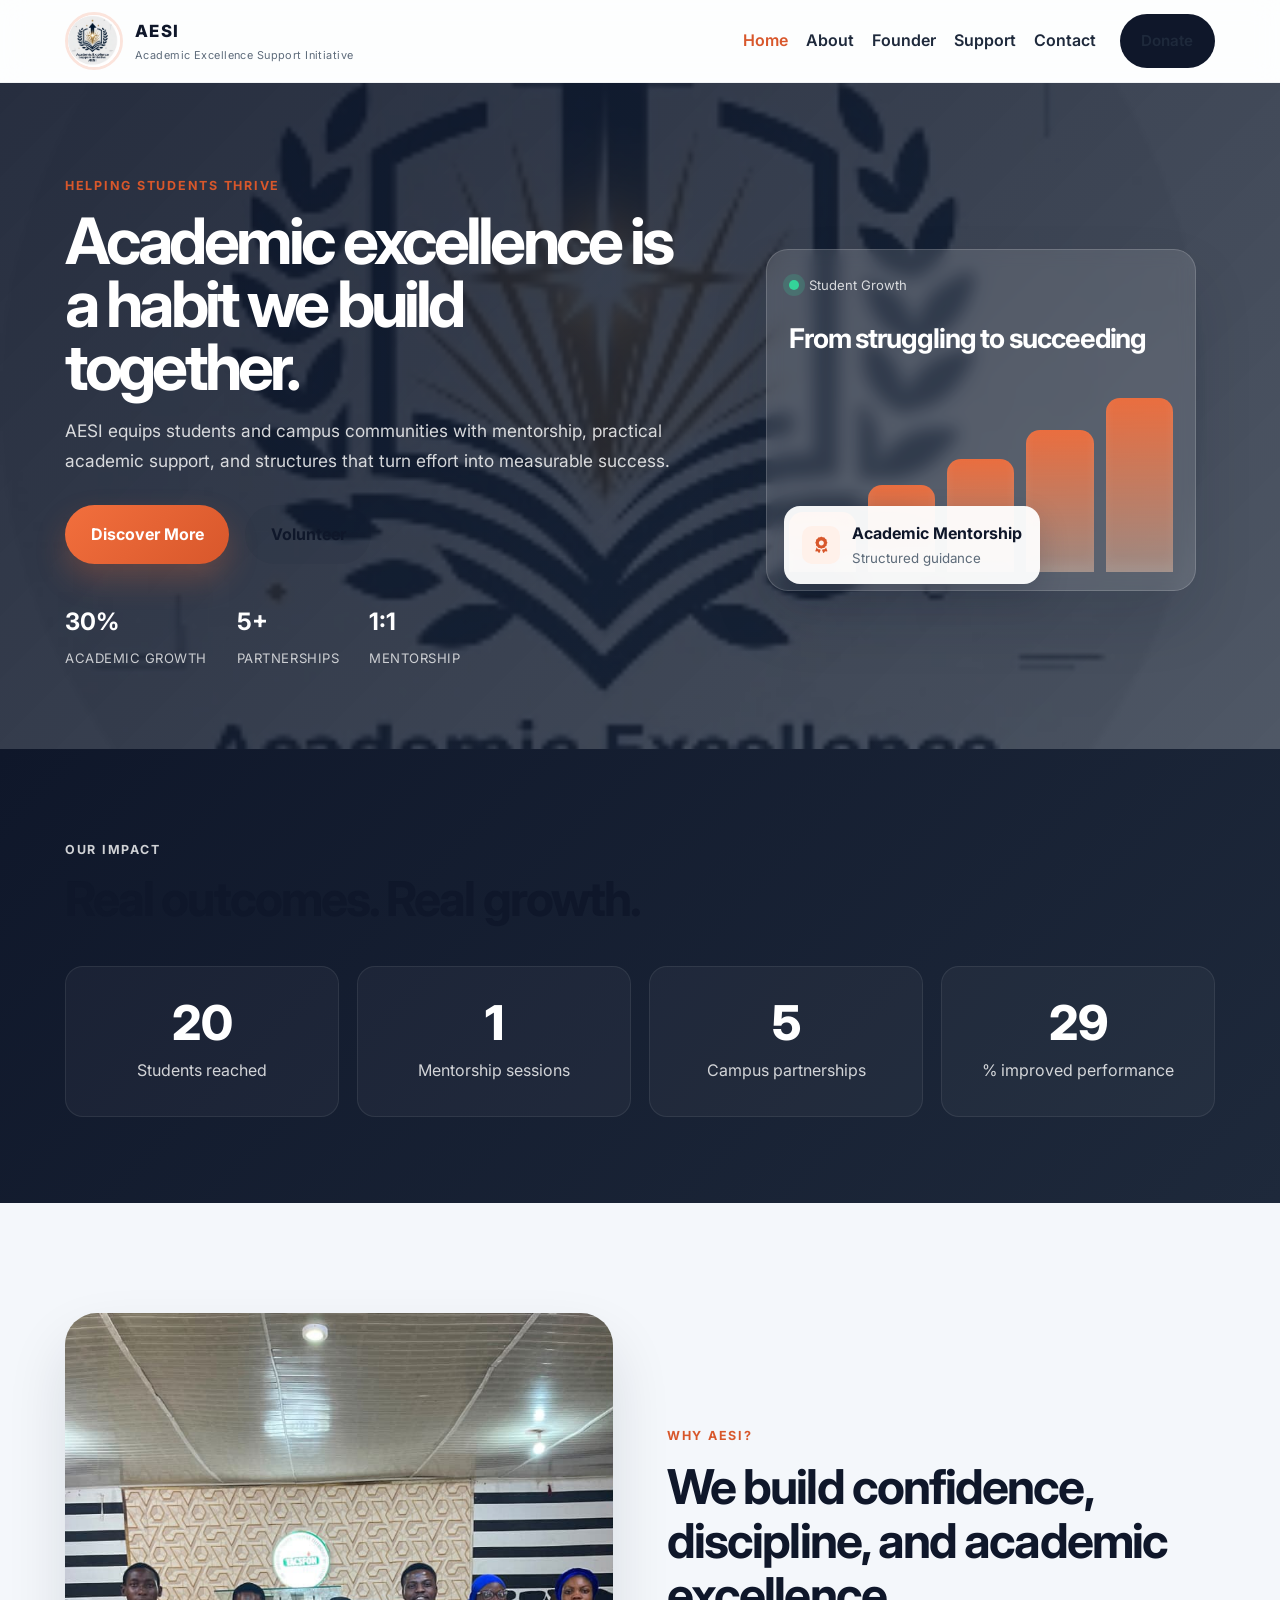
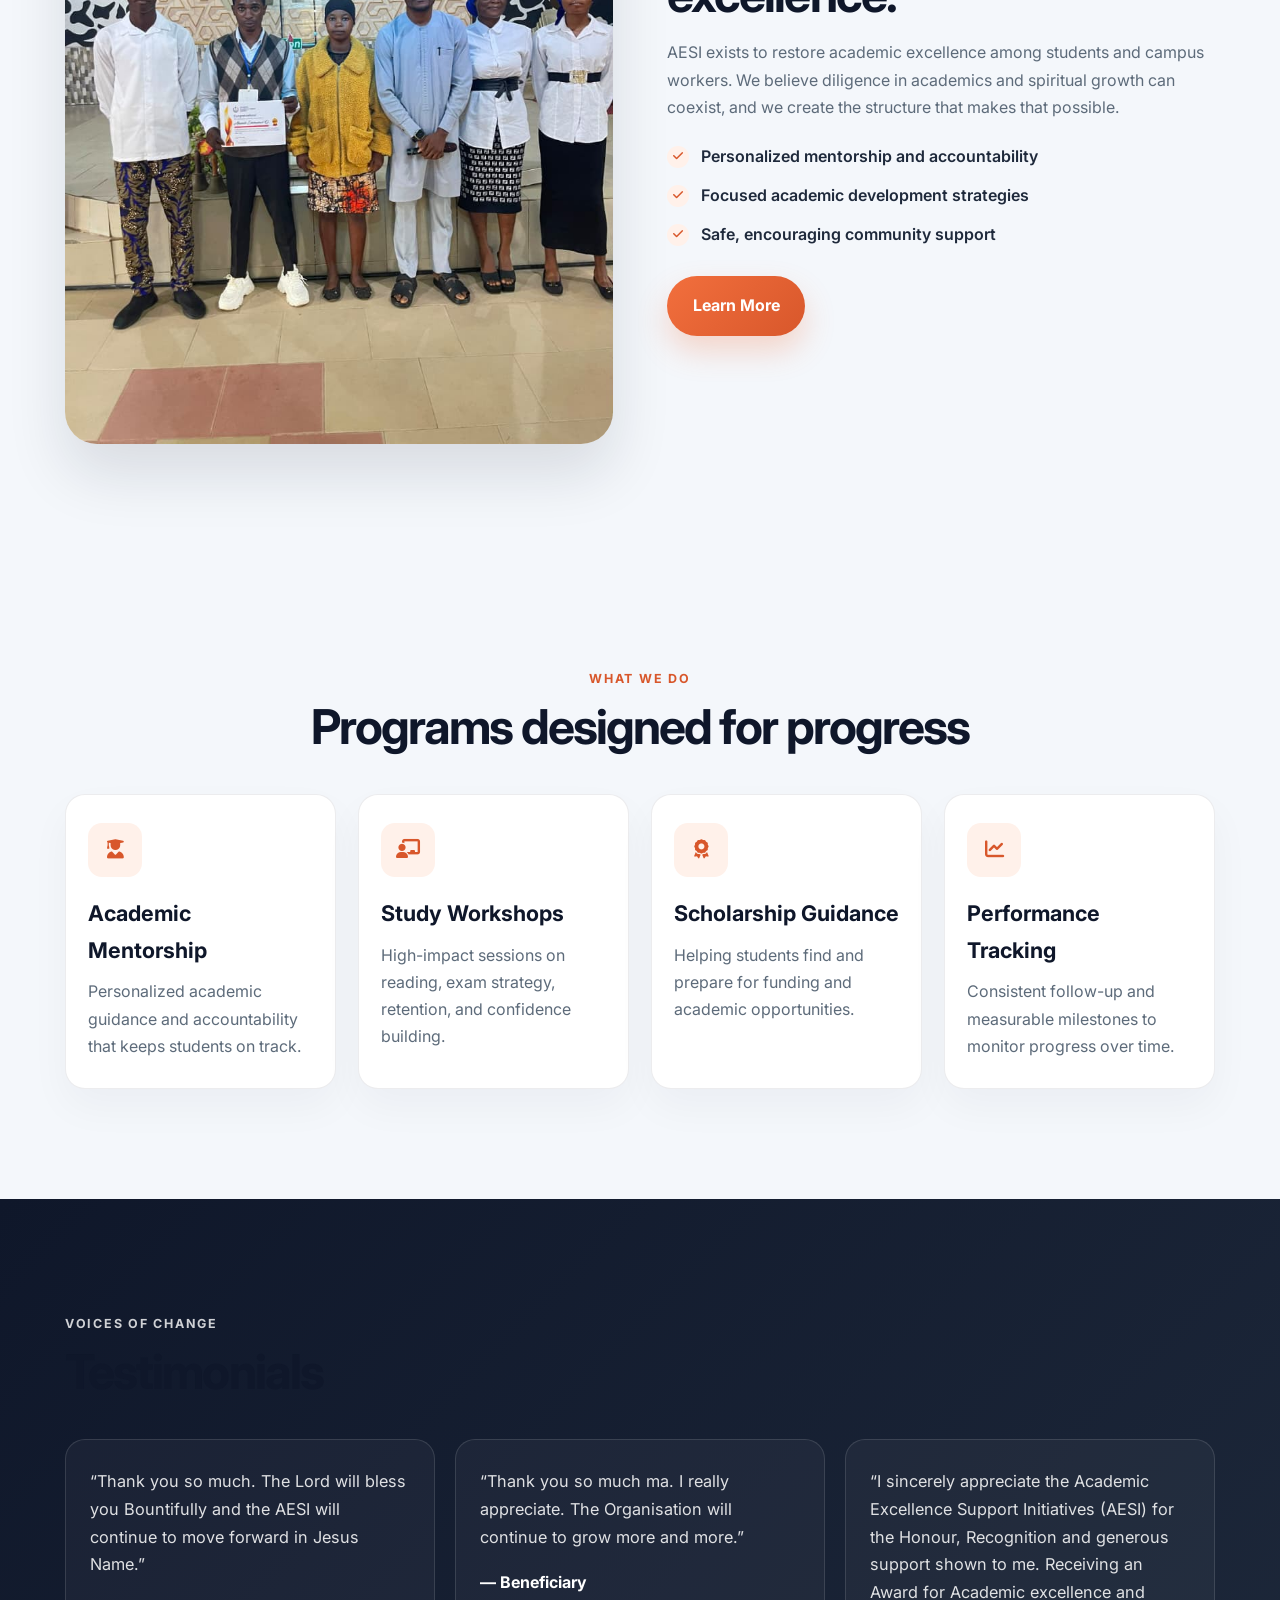
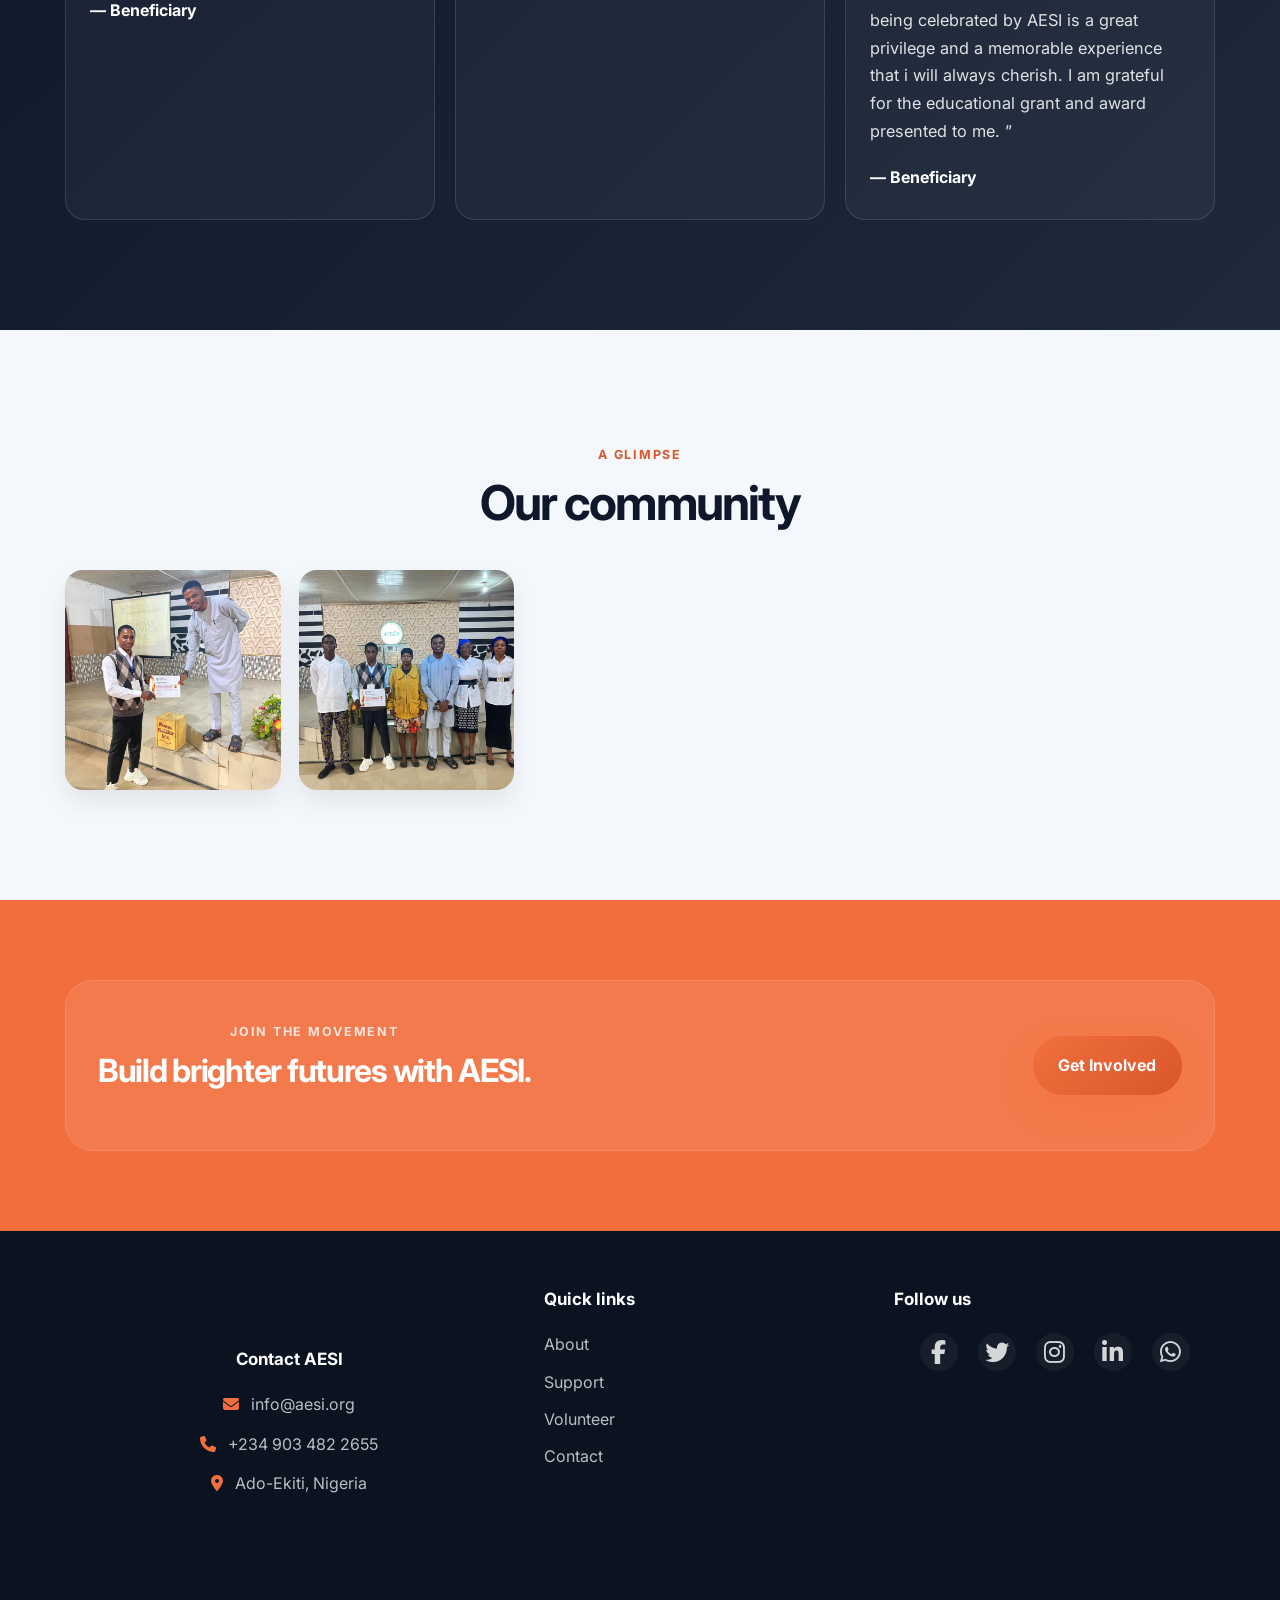
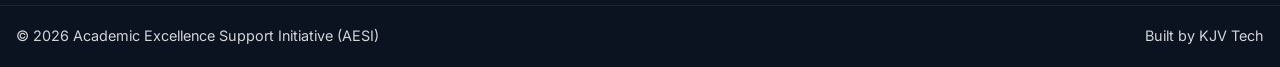
<file: index.html>
<!DOCTYPE html>
<html lang="en">
<head>
  <meta charset="UTF-8">
  <meta name="viewport" content="width=device-width, initial-scale=1.0">
  <meta name="description" content="Academic Excellence Support Initiative (AESI) empowers students and campus communities through mentorship, academic support, and practical growth opportunities.">
  <title>Academic Excellence Support Initiative (AESI)</title>
  <link rel="preconnect" href="https://fonts.googleapis.com">
  <link rel="preconnect" href="https://fonts.gstatic.com" crossorigin>
  <link href="https://fonts.googleapis.com/css2?family=Inter:wght@400;500;600;700;800&display=swap" rel="stylesheet">
  <link rel="stylesheet" href="css/style.css">
  <link rel="stylesheet" href="https://cdnjs.cloudflare.com/ajax/libs/font-awesome/6.4.0/css/all.min.css">
</head>
<body>
  <header class="site-header">
    <div class="container nav-wrap">
      <a href="index.html" class="brand" aria-label="AESI home">
        <img src="images/logo.jpg" alt="AESI Logo" class="logo">
        <div>
          <span class="brand-name">AESI</span>
          <small>Academic Excellence Support Initiative</small>
        </div>
      </a>

      <button class="nav-toggle" aria-label="Toggle navigation" aria-expanded="false">
        <span></span>
        <span></span>
        <span></span>
      </button>

      <nav class="main-nav" aria-label="Main navigation">
        <ul>
          <li><a href="index.html" class="active">Home</a></li>
          <li><a href="about.html">About</a></li>
          <li><a href="founder.html">Founder</a></li>
          <li><a href="support.html">Support</a></li>
          <li><a href="contact.html">Contact</a></li>
        </ul>
        <a href="support.html" class="nav-cta">Donate</a>
      </nav>
    </div>
  </header>

  <main>
    <section class="hero">
      <div class="container hero-grid">
        <div class="hero-copy reveal">
          <span class="eyebrow">Helping students thrive</span>
          <h1>Academic excellence is a habit we build together.</h1>
          <p>
            AESI equips students and campus communities with mentorship, practical academic support,
            and structures that turn effort into measurable success.
          </p>
          <div class="hero-actions">
            <a href="about.html" class="btn primary">Discover More</a>
            <a href="volunteer.html" class="btn secondary">Volunteer</a>
          </div>
          <ul class="hero-metrics">
            <li><strong>30%</strong><span>academic growth</span></li>
            <li><strong>5+</strong><span>partnerships</span></li>
            <li><strong>1:1</strong><span>mentorship</span></li>
          </ul>
        </div>

        <div class="hero-visual reveal">
          <div class="hero-card main-card">
            <div class="card-top">
              <span class="status-dot"></span>
              <span>Student Growth</span>
            </div>
            <h3>From struggling to succeeding</h3>
            <div class="chart-bars" aria-label="Academic progress chart">
              <span style="height: 35%"></span>
              <span style="height: 50%"></span>
              <span style="height: 65%"></span>
              <span style="height: 82%"></span>
              <span style="height: 100%"></span>
            </div>
          </div>
          <div class="floating-badge">
            <i class="fas fa-award"></i>
            <div>
              <strong>Academic Mentorship</strong>
              <small>Structured guidance</small>
            </div>
          </div>
        </div>
      </div>
    </section>

    <section class="impact-section section-dark reveal">
      <div class="container">
        <div class="section-heading">
          <span class="eyebrow light">Our impact</span>
          <h2>Real outcomes. Real growth.</h2>
        </div>
        <div class="impact-grid">
          <div class="impact-item">
            <h3 class="counter" data-target="20">0+</h3>
            <p>Students reached</p>
          </div>
          <div class="impact-item">
            <h3 class="counter" data-target="1">0</h3>
            <p>Mentorship sessions</p>
          </div>
          <div class="impact-item">
            <h3 class="counter" data-target="5">0</h3>
            <p>Campus partnerships</p>
          </div>
          <div class="impact-item">
            <h3 class="counter" data-target="30">0</h3>
            <p>% improved performance</p>
          </div>
        </div>
      </div>
    </section>

    <section class="section why-section reveal">
      <div class="container why-grid">
        <div class="why-visual reveal">
          <img src="images/student.jpg" alt="Students studying together" class="why-img">
        </div>
        <div class="why-content reveal">
          <span class="eyebrow">Why AESI?</span>
          <h2>We build confidence, discipline, and academic excellence.</h2>
          <p>
            AESI exists to restore academic excellence among students and campus workers. We believe diligence in academics and spiritual growth can coexist, and we create the structure that makes that possible.
          </p>
          <ul class="check-list">
            <li>Personalized mentorship and accountability</li>
            <li>Focused academic development strategies</li>
            <li>Safe, encouraging community support</li>
          </ul>
          <a href="about.html" class="btn primary">Learn More</a>
        </div>
      </div>
    </section>

    <section class="section programs-section reveal">
      <div class="container">
        <div class="section-heading center">
          <span class="eyebrow">What we do</span>
          <h2>Programs designed for progress</h2>
        </div>

        <div class="program-grid">
          <article class="card reveal">
            <div class="icon-wrap"><i class="fas fa-user-graduate"></i></div>
            <h3>Academic Mentorship</h3>
            <p>Personalized academic guidance and accountability that keeps students on track.</p>
          </article>
          <article class="card reveal">
            <div class="icon-wrap"><i class="fas fa-chalkboard-teacher"></i></div>
            <h3>Study Workshops</h3>
            <p>High-impact sessions on reading, exam strategy, retention, and confidence building.</p>
          </article>
          <article class="card reveal">
            <div class="icon-wrap"><i class="fas fa-award"></i></div>
            <h3>Scholarship Guidance</h3>
            <p>Helping students find and prepare for funding and academic opportunities.</p>
          </article>
          <article class="card reveal">
            <div class="icon-wrap"><i class="fas fa-chart-line"></i></div>
            <h3>Performance Tracking</h3>
            <p>Consistent follow-up and measurable milestones to monitor progress over time.</p>
          </article>
        </div>
      </div>
    </section>

    <section class="section testimonials-section section-dark reveal">
      <div class="container">
        <div class="section-heading">
          <span class="eyebrow light">Voices of change</span>
          <h2>Testimonials</h2>
        </div>

        <div class="testimonial-grid">
          <div class="testimonial-card reveal">
            <p>“Thank you so much. The Lord will bless you Bountifully and the AESI will continue to move forward in Jesus Name.”</p>
            <h4>— Beneficiary</h4>
          </div>
          <div class="testimonial-card reveal">
            <p>“Thank you so much ma. I really appreciate. The Organisation will continue to grow more and more.”</p>
            <h4>— Beneficiary</h4>
          </div>
          <div class="testimonial-card reveal">
            <p>“I sincerely appreciate the Academic Excellence Support Initiatives (AESI) for the Honour, Recognition
              and generous support shown to me. Receiving an Award for Academic excellence and being celebrated by AESI is a great privilege and a memorable
              experience that i will always cherish. I am grateful for the educational grant and award presented to me. ”</p>
            <h4>— Beneficiary</h4>
          </div>
        </div>
      </div>
    </section>

    <section class="section gallery-section reveal">
      <div class="container">
        <div class="section-heading center">
          <span class="eyebrow">A glimpse</span>
          <h2>Our community</h2>
        </div>
        <div class="gallery-grid">
          <img src="images/gallery1.jpg" alt="AESI community activity" class="gallery-img reveal">
         <!-- <img src="images/gallery2.jpg" alt="Students collaborating" class="gallery-img reveal">
          <img src="images/gallery3.jpg" alt="Mentorship session" class="gallery-img reveal">
          <img src="images/gallery4.jpg" alt="Academic support discussion" class="gallery-img reveal">-->
          <img src="images/gallery5.jpg" alt="Academic excellence session" class="gallery-img reveal">
        </div>
      </div>
    </section>

    <section class="cta-section reveal">
      <div class="container cta-box">
        <div>
          <span class="eyebrow light">Join the movement</span>
          <h2>Build brighter futures with AESI.</h2>
        </div>
        <button id="ctaBtn" class="cta-button">Get Involved</button>
      </div>
    </section>
  </main>

  <footer class="site-footer">
    <div class="container footer-grid">
      <div class="contact-details reveal">
        <h3>Contact AESI</h3>
        <p><i class="fas fa-envelope"></i> <a href="mailto:info@aesi.org">info@aesi.org</a></p>
        <p><i class="fas fa-phone"></i> <a href="tel:+2349034822655">+234 903 482 2655</a></p>
        <p><i class="fas fa-map-marker-alt"></i> Ado-Ekiti, Nigeria</p>
      </div>

      <div class="footer-links reveal">
        <h3>Quick links</h3>
        <ul>
          <li><a href="about.html">About</a></li>
          <li><a href="support.html">Support</a></li>
          <li><a href="volunteer.html">Volunteer</a></li>
          <li><a href="contact.html">Contact</a></li>
        </ul>
      </div>

      <div class="footer-social reveal">
        <h3>Follow us</h3>
        <div class="social-links">
          <a href="#" aria-label="Facebook"><i class="fab fa-facebook-f"></i></a>
          <a href="#" aria-label="Twitter"><i class="fab fa-twitter"></i></a>
          <a href="#" aria-label="Instagram"><i class="fab fa-instagram"></i></a>
          <a href="#" aria-label="LinkedIn"><i class="fab fa-linkedin-in"></i></a>
          <a href="#" aria-label="WhatsApp"><i class="fab fa-whatsapp"></i></a>
        </div>
      </div>
    </div>

    <div class="footer-bottom">
      <p>© <span id="currentYear">2026</span> Academic Excellence Support Initiative (AESI)</p>
      <p>Built by KJV Tech</p>
    </div>
  </footer>

  <script src="js/script.js"></script>
</body>
</html>
</file>
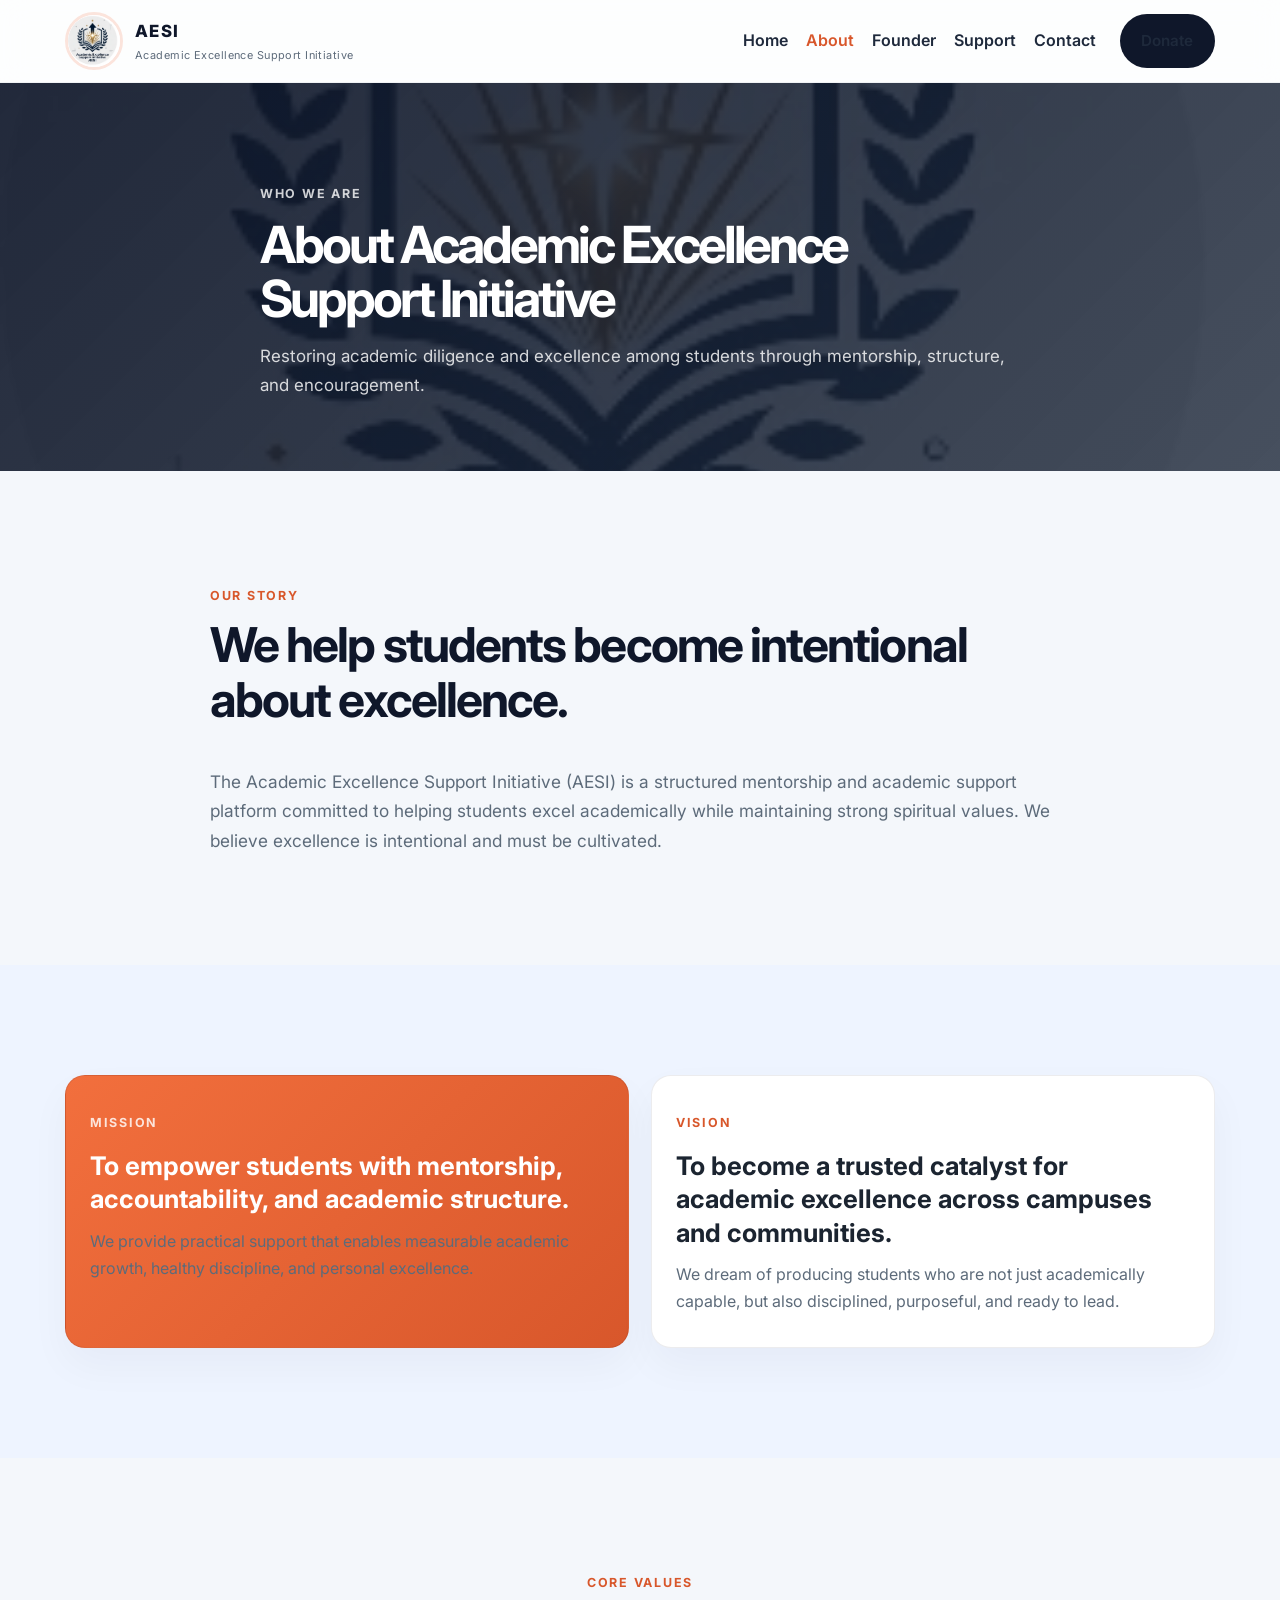
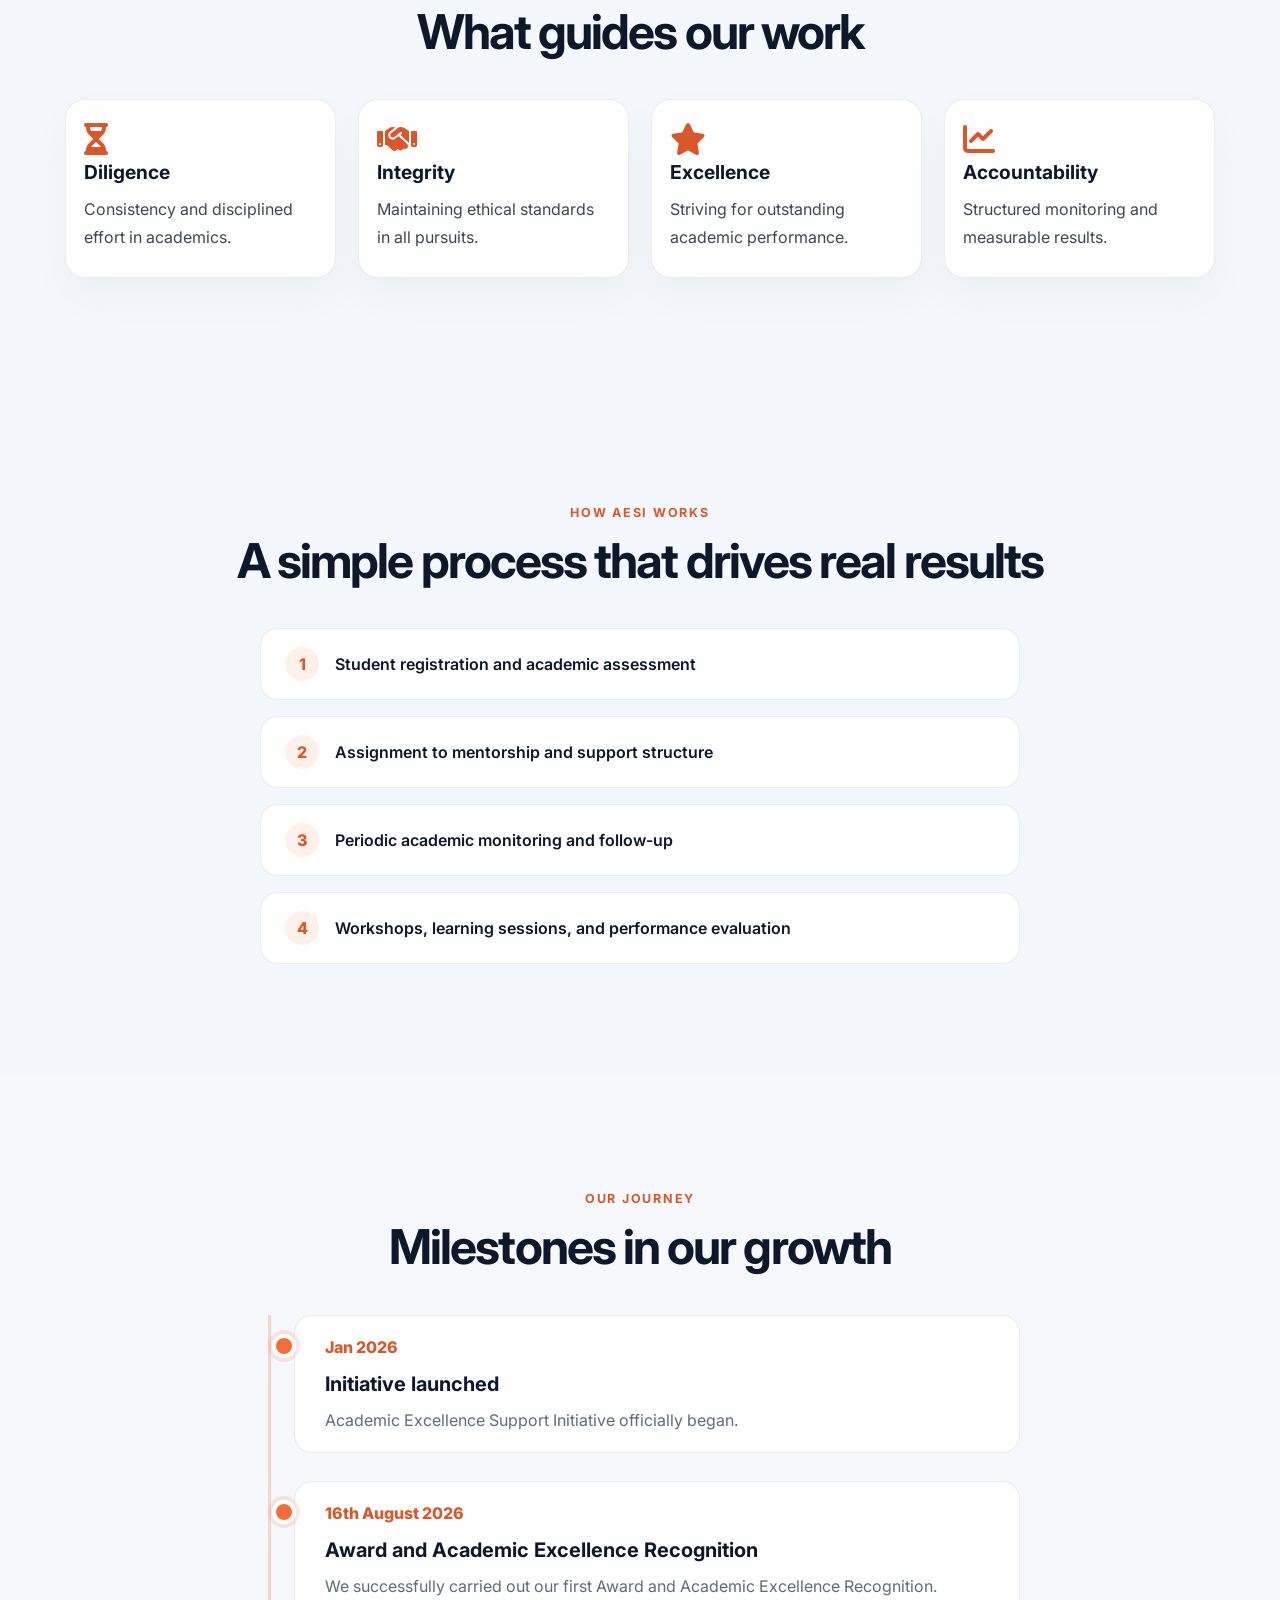
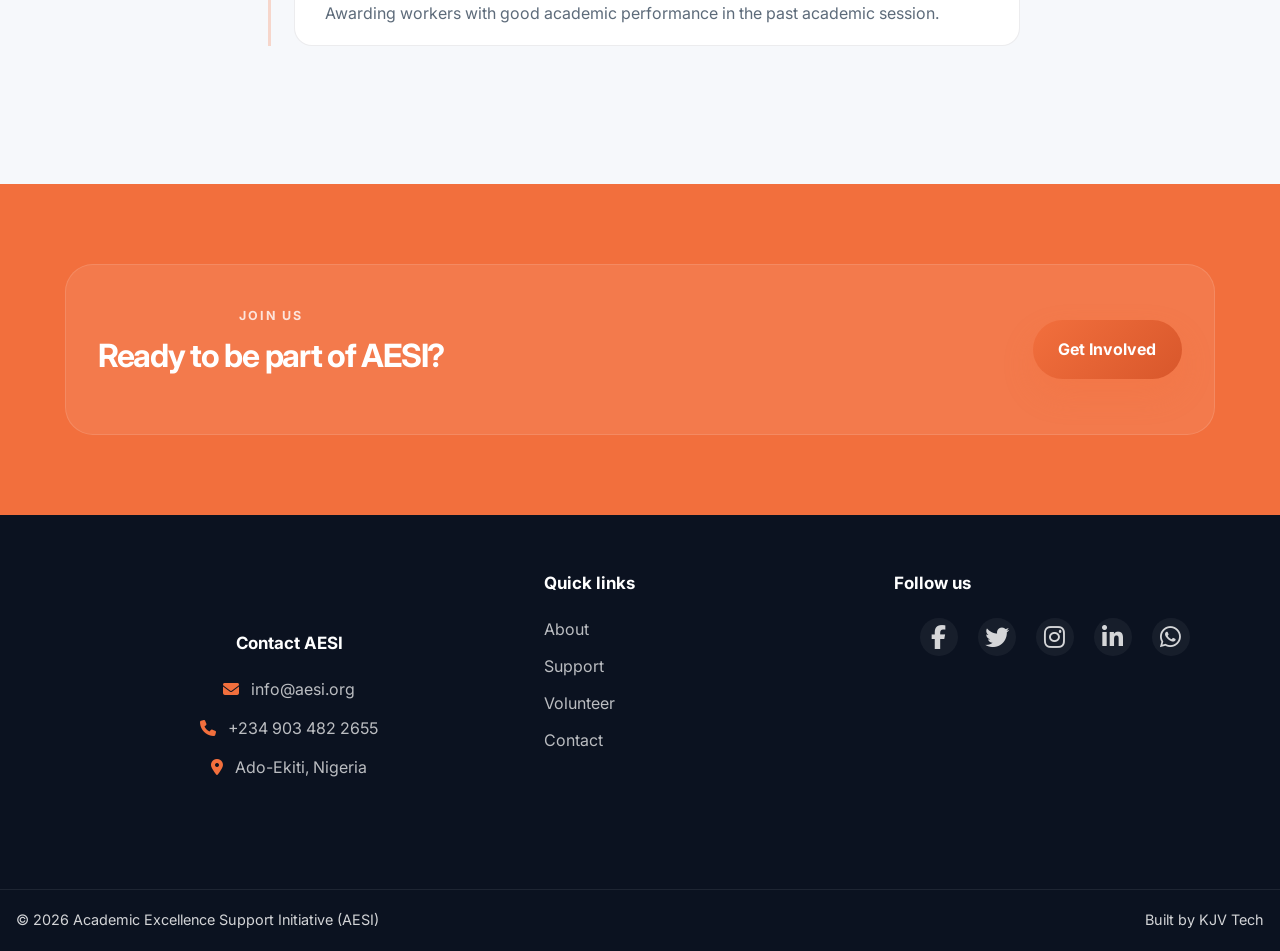
<file: about.html>
<!DOCTYPE html>
<html lang="en">
<head>
  <meta charset="UTF-8">
  <meta name="viewport" content="width=device-width, initial-scale=1.0">
  <meta name="description" content="Learn about AESI and how we support academic excellence through mentorship, accountability, and community-driven growth.">
  <title>About AESI</title>
  <link rel="preconnect" href="https://fonts.googleapis.com">
  <link rel="preconnect" href="https://fonts.gstatic.com" crossorigin>
  <link href="https://fonts.googleapis.com/css2?family=Inter:wght@400;500;600;700;800&display=swap" rel="stylesheet">
  <link rel="stylesheet" href="css/style.css">
  <link rel="stylesheet" href="https://cdnjs.cloudflare.com/ajax/libs/font-awesome/6.4.0/css/all.min.css">
</head>
<body>
  <header class="site-header">
    <div class="container nav-wrap">
      <a href="index.html" class="brand" aria-label="AESI home">
        <img src="images/logo.jpg" alt="AESI Logo" class="logo">
        <div>
          <span class="brand-name">AESI</span>
          <small>Academic Excellence Support Initiative</small>
        </div>
      </a>

      <button class="nav-toggle" aria-label="Toggle navigation" aria-expanded="false">
        <span></span>
        <span></span>
        <span></span>
      </button>

      <nav class="main-nav" aria-label="Main navigation">
        <ul>
          <li><a href="index.html">Home</a></li>
          <li><a href="about.html" class="active">About</a></li>
          <li><a href="founder.html">Founder</a></li>
          <li><a href="support.html">Support</a></li>
          <li><a href="contact.html">Contact</a></li>
        </ul>
        <a href="support.html" class="nav-cta">Donate</a>
      </nav>
    </div>
  </header>

  <main>
    <section class="page-banner">
      <div class="container page-banner-inner reveal">
        <span class="eyebrow light">Who we are</span>
        <h1>About Academic Excellence Support Initiative</h1>
        <p>Restoring academic diligence and excellence among students through mentorship, structure, and encouragement.</p>
      </div>
    </section>

    <section class="section about-intro reveal">
      <div class="container intro-block">
        <div class="section-heading">
          <span class="eyebrow">Our story</span>
          <h2>We help students become intentional about excellence.</h2>
        </div>
        <p>
          The Academic Excellence Support Initiative (AESI) is a structured mentorship and academic support platform committed to helping students excel academically while maintaining strong spiritual values. We believe excellence is intentional and must be cultivated.
        </p>
      </div>
    </section>

    <section class="section section-soft reveal">
      <div class="container mission-grid">
        <article class="info-card primary-card">
          <span class="eyebrow light">Mission</span>
          <h3>To empower students with mentorship, accountability, and academic structure.</h3>
          <p>We provide practical support that enables measurable academic growth, healthy discipline, and personal excellence.</p>
        </article>

        <article class="info-card">
          <span class="eyebrow">Vision</span>
          <h3>To become a trusted catalyst for academic excellence across campuses and communities.</h3>
          <p>We dream of producing students who are not just academically capable, but also disciplined, purposeful, and ready to lead.</p>
        </article>
      </div>
    </section>

    <section class="section values-section reveal">
      <div class="container">
        <div class="section-heading center">
          <span class="eyebrow">Core values</span>
          <h2>What guides our work</h2>
        </div>

        <div class="values-grid">
          <div class="value-card reveal">
            <i class="fa-solid fa-hourglass-half fa-2xl"></i>
            <h4>Diligence</h4>
            <p>Consistency and disciplined effort in academics.</p>
          </div>
          <div class="value-card reveal">
            <i class="fa-solid fa-handshake fa-2xl"></i>
            <h4>Integrity</h4>
            <p>Maintaining ethical standards in all pursuits.</p>
          </div>
          <div class="value-card reveal">
            <i class="fa-solid fa-star fa-2xl"></i>
            <h4>Excellence</h4>
            <p>Striving for outstanding academic performance.</p>
          </div>
          <div class="value-card reveal">
            <i class="fa-solid fa-chart-line fa-2xl"></i>
            <h4>Accountability</h4>
            <p>Structured monitoring and measurable results.</p>
          </div>
        </div>
      </div>
    </section>

    <section class="section process-section reveal">
      <div class="container">
        <div class="section-heading center">
          <span class="eyebrow">How AESI works</span>
          <h2>A simple process that drives real results</h2>
        </div>

        <ol class="process-list">
          <li>Student registration and academic assessment</li>
          <li>Assignment to mentorship and support structure</li>
          <li>Periodic academic monitoring and follow-up</li>
          <li>Workshops, learning sessions, and performance evaluation</li>
        </ol>
      </div>
    </section>

    <section class="section timeline-section reveal">
      <div class="container">
        <div class="section-heading center">
          <span class="eyebrow">Our journey</span>
          <h2>Milestones in our growth</h2>
        </div>

        <div class="timeline-container">
          <div class="timeline-item">
            <div class="timeline-date">Jan 2026</div>
            <div class="timeline-content">
              <h3>Initiative launched</h3>
              <p>Academic Excellence Support Initiative officially began.</p>
            </div>
          </div>
          <div class="timeline-item">
            <div class="timeline-date">16th August 2026</div>
            <div class="timeline-content">
              <h3>Award and Academic Excellence Recognition</h3>
              <p>We successfully carried out our first Award and Academic Excellence Recognition. Awarding 
                workers with good academic performance in the past academic session. 
              </p>
            </div>
          </div>
          <!--<div class="timeline-item">
            <div class="timeline-date">Jun 2026</div>
            <div class="timeline-content">
              <h3>Workshops and training</h3>
              <p>We organized structured learning sessions to improve study discipline and performance.</p>
            </div>
          </div> 
          <div class="timeline-item">
            <div class="timeline-date">Dec 2026</div>
            <div class="timeline-content">
              <h3>Annual review</h3>
              <p>We reviewed progress, celebrated wins, and mapped the next stage of growth.</p>
            </div>
          </div>
        </div>-->
      </div>
    </section>

    <section class="cta-section reveal">
      <div class="container cta-box">
        <div>
          <span class="eyebrow light">Join us</span>
          <h2>Ready to be part of AESI?</h2>
        </div>
        <a href="contact.html" class="cta-button">Get Involved</a>
      </div>
    </section>
  </main>

  <footer class="site-footer">
    <div class="container footer-grid">
      <div class="contact-details reveal">
        <h3>Contact AESI</h3>
        <p><i class="fas fa-envelope"></i> <a href="mailto:info@aesi.org">info@aesi.org</a></p>
        <p><i class="fas fa-phone"></i> <a href="tel:+2349034822655">+234 903 482 2655</a></p>
        <p><i class="fas fa-map-marker-alt"></i> Ado-Ekiti, Nigeria</p>
      </div>

      <div class="footer-links reveal">
        <h3>Quick links</h3>
        <ul>
          <li><a href="about.html">About</a></li>
          <li><a href="support.html">Support</a></li>
          <li><a href="volunteer.html">Volunteer</a></li>
          <li><a href="contact.html">Contact</a></li>
        </ul>
      </div>

      <div class="footer-social reveal">
        <h3>Follow us</h3>
        <div class="social-links">
          <a href="#" aria-label="Facebook"><i class="fab fa-facebook-f"></i></a>
          <a href="#" aria-label="Twitter"><i class="fab fa-twitter"></i></a>
          <a href="#" aria-label="Instagram"><i class="fab fa-instagram"></i></a>
          <a href="#" aria-label="LinkedIn"><i class="fab fa-linkedin-in"></i></a>
          <a href="#" aria-label="WhatsApp"><i class="fab fa-whatsapp"></i></a>
        </div>
      </div>
    </div>

    <div class="footer-bottom">
      <p>© <span id="currentYear">2026</span> Academic Excellence Support Initiative (AESI)</p>
      <p>Built by KJV Tech</p>
    </div>
  </footer>

  <script src="js/script.js"></script>
</body>
</html>
</file>
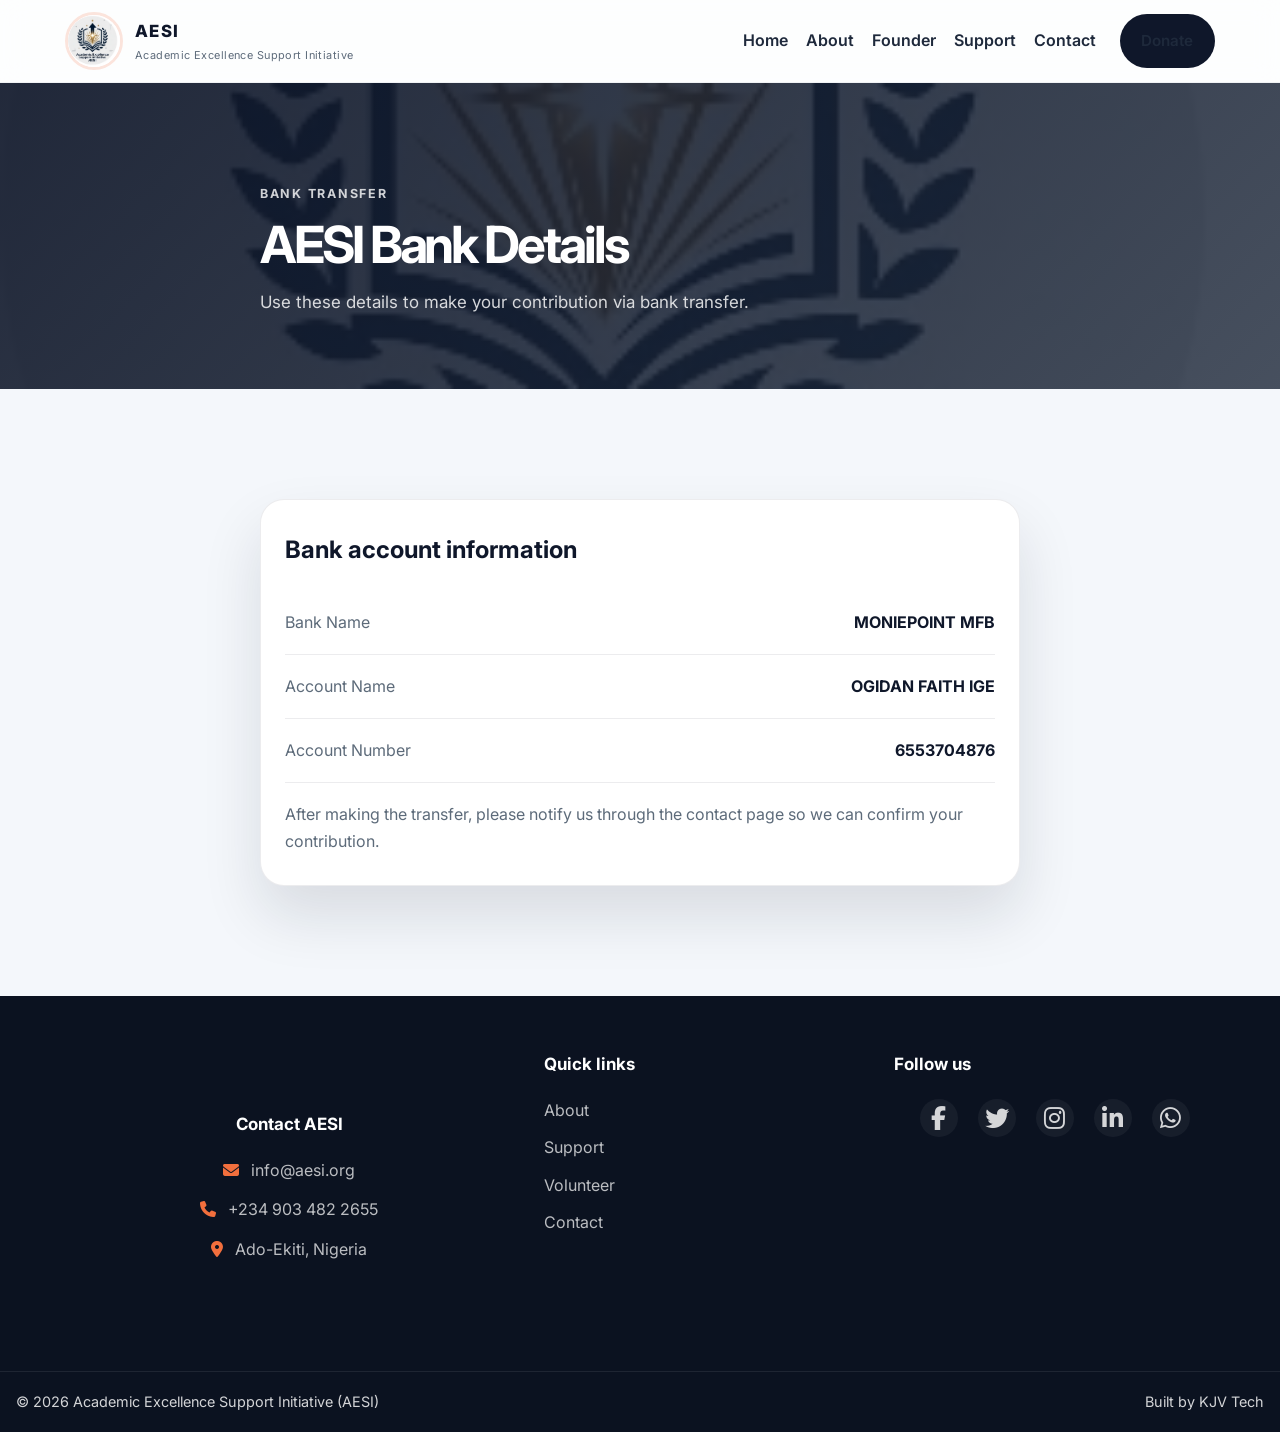
<file: bank-details.html>
<!DOCTYPE html>
<html lang="en">
<head>
  <meta charset="UTF-8">
  <meta name="viewport" content="width=device-width, initial-scale=1.0">
  <meta name="description" content="AESI bank transfer details for making secure contributions to support student development and academic excellence.">
  <title>AESI Bank Details</title>
  <link rel="preconnect" href="https://fonts.googleapis.com">
  <link rel="preconnect" href="https://fonts.gstatic.com" crossorigin>
  <link href="https://fonts.googleapis.com/css2?family=Inter:wght@400;500;600;700;800&display=swap" rel="stylesheet">
  <link rel="stylesheet" href="css/style.css">
  <link rel="stylesheet" href="https://cdnjs.cloudflare.com/ajax/libs/font-awesome/6.4.0/css/all.min.css">
</head>
<body>
  <header class="site-header">
    <div class="container nav-wrap">
      <a href="index.html" class="brand" aria-label="AESI home">
        <img src="images/logo.jpg" alt="AESI Logo" class="logo">
        <div>
          <span class="brand-name">AESI</span>
          <small>Academic Excellence Support Initiative</small>
        </div>
      </a>

      <button class="nav-toggle" aria-label="Toggle navigation" aria-expanded="false">
        <span></span>
        <span></span>
        <span></span>
      </button>

      <nav class="main-nav" aria-label="Main navigation">
        <ul>
          <li><a href="index.html">Home</a></li>
          <li><a href="about.html">About</a></li>
          <li><a href="founder.html">Founder</a></li>
          <li><a href="support.html">Support</a></li>
          <li><a href="contact.html">Contact</a></li>
        </ul>
        <a href="support.html" class="nav-cta">Donate</a>
      </nav>
    </div>
  </header>

  <main>
    <section class="page-banner">
      <div class="container page-banner-inner reveal">
        <span class="eyebrow light">Bank transfer</span>
        <h1>AESI Bank Details</h1>
        <p>Use these details to make your contribution via bank transfer.</p>
      </div>
    </section>

    <section class="section bank-section reveal">
      <div class="container">
        <div class="bank-card">
          <h2>Bank account information</h2>
          <div class="bank-row"><span>Bank Name</span><strong>MONIEPOINT MFB</strong></div>
          <div class="bank-row"><span>Account Name</span><strong>OGIDAN FAITH IGE</strong></div>
          <div class="bank-row"><span>Account Number</span><strong>6553704876</strong></div>
          <p>After making the transfer, please notify us through the contact page so we can confirm your contribution.</p>
        </div>
      </div>
    </section>
  </main>

  <footer class="site-footer">
    <div class="container footer-grid">
      <div class="contact-details reveal">
        <h3>Contact AESI</h3>
        <p><i class="fas fa-envelope"></i> <a href="mailto:info@aesi.org">info@aesi.org</a></p>
        <p><i class="fas fa-phone"></i> <a href="tel:+2349034822655">+234 903 482 2655</a></p>
        <p><i class="fas fa-map-marker-alt"></i> Ado-Ekiti, Nigeria</p>
      </div>

      <div class="footer-links reveal">
        <h3>Quick links</h3>
        <ul>
          <li><a href="about.html">About</a></li>
          <li><a href="support.html">Support</a></li>
          <li><a href="volunteer.html">Volunteer</a></li>
          <li><a href="contact.html">Contact</a></li>
        </ul>
      </div>

      <div class="footer-social reveal">
        <h3>Follow us</h3>
        <div class="social-links">
          <a href="#" aria-label="Facebook"><i class="fab fa-facebook-f"></i></a>
          <a href="#" aria-label="Twitter"><i class="fab fa-twitter"></i></a>
          <a href="#" aria-label="Instagram"><i class="fab fa-instagram"></i></a>
          <a href="#" aria-label="LinkedIn"><i class="fab fa-linkedin-in"></i></a>
          <a href="#" aria-label="WhatsApp"><i class="fab fa-whatsapp"></i></a>
        </div>
      </div>
    </div>

    <div class="footer-bottom">
      <p>© <span id="currentYear">2026</span> Academic Excellence Support Initiative (AESI)</p>
      <p>Built by KJV Tech</p>
    </div>
  </footer>

  <script src="js/script.js"></script>
</body>
</html>
</file>
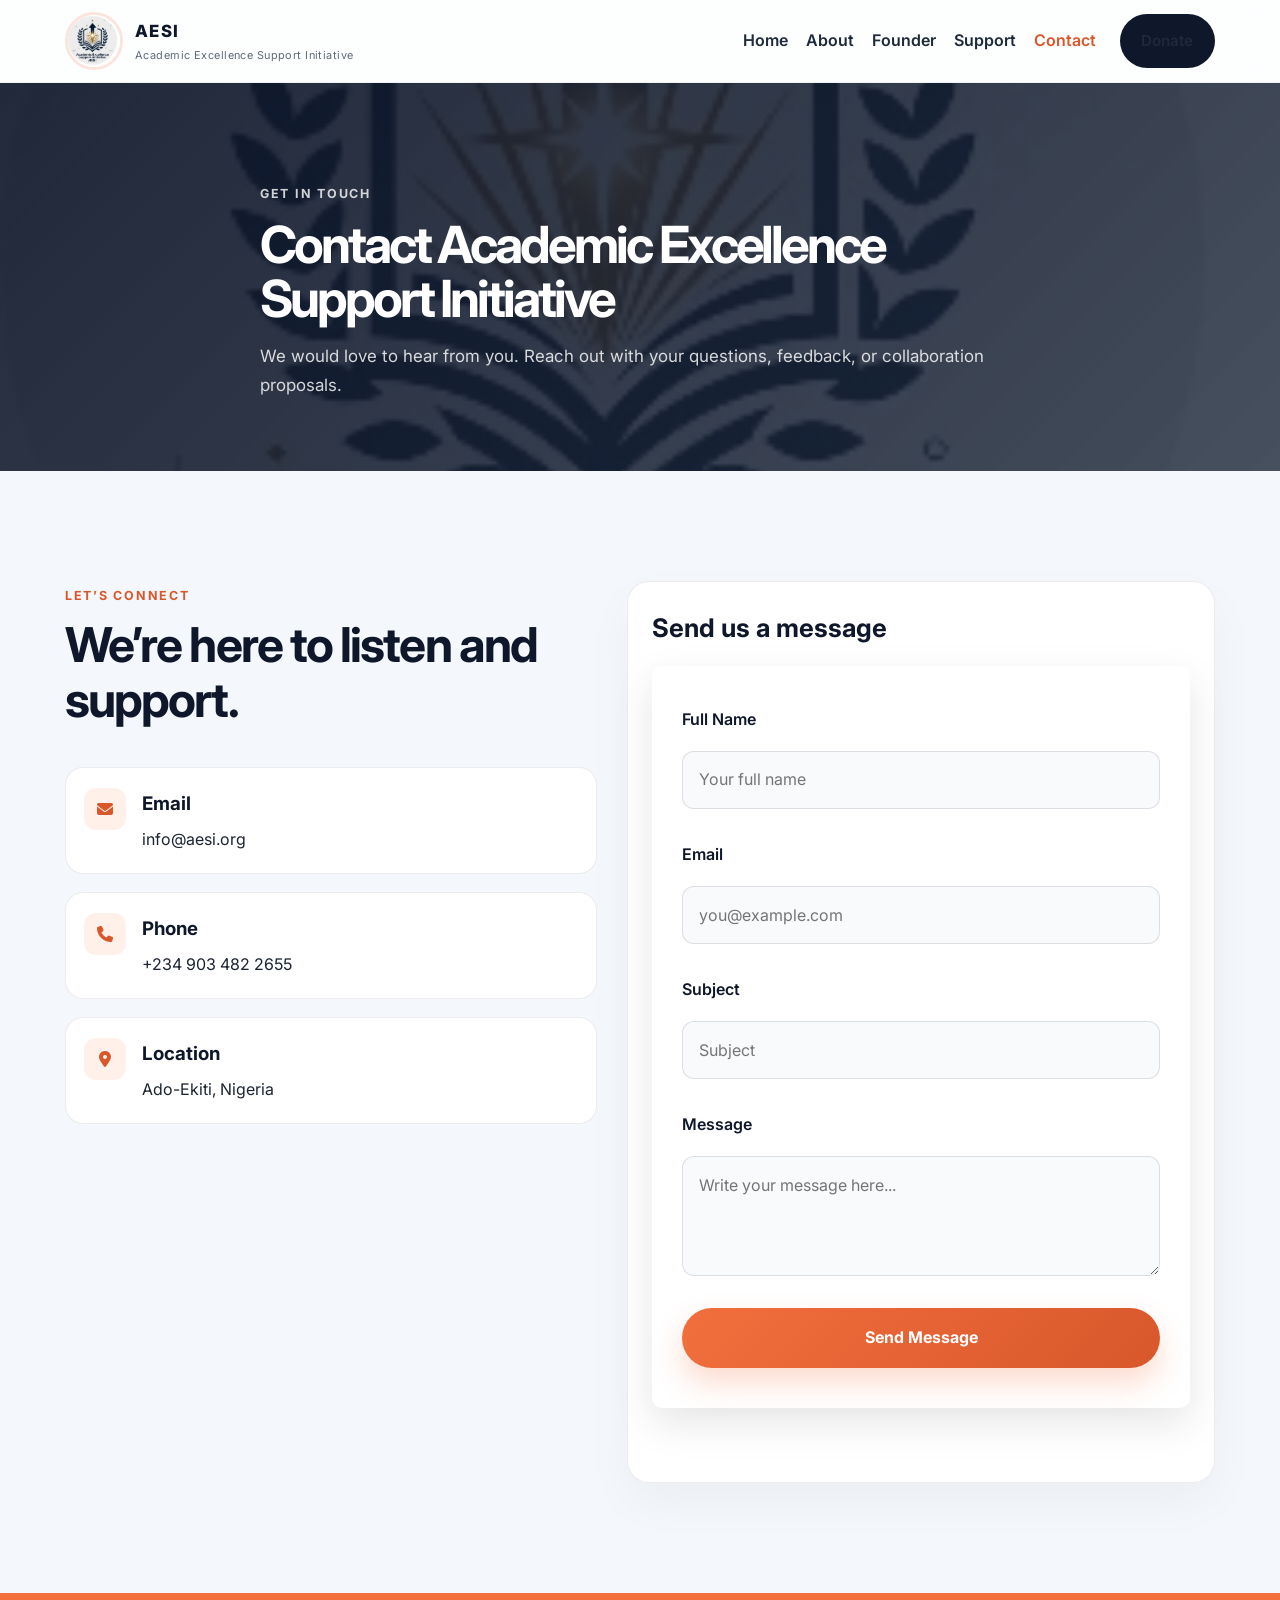
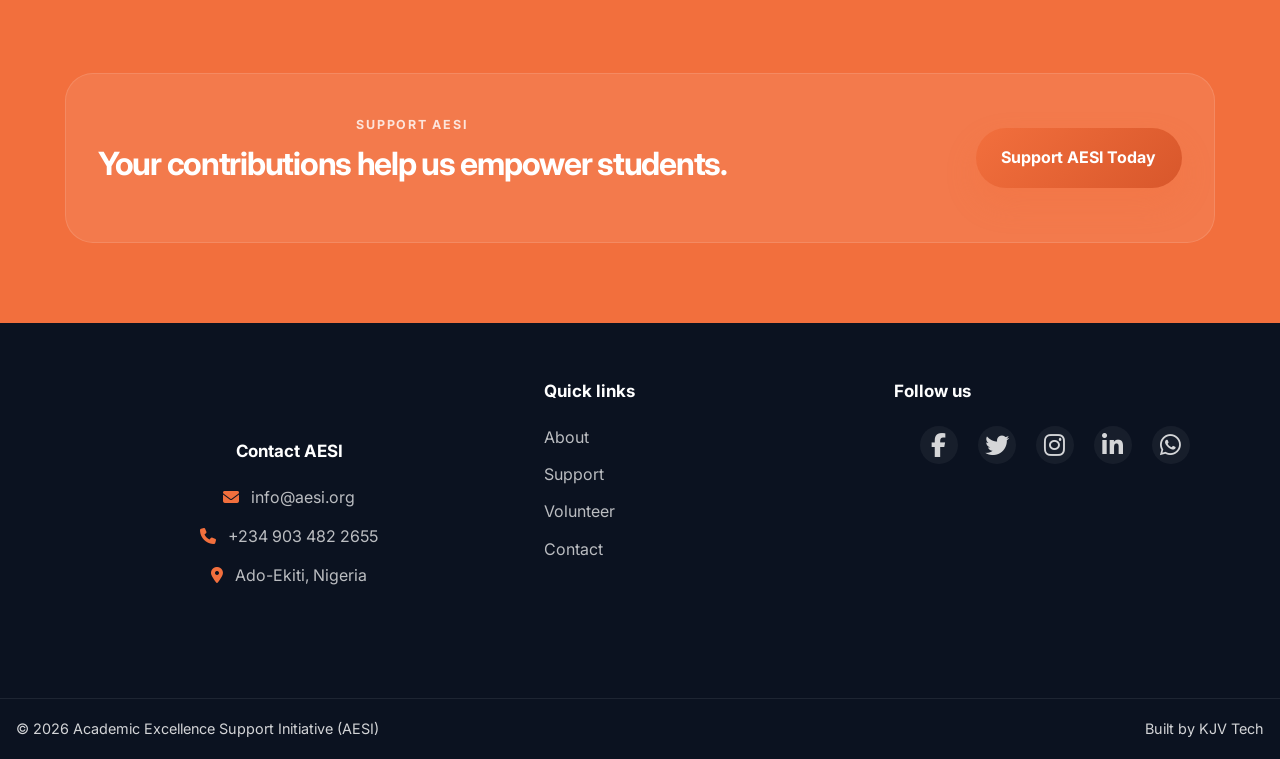
<file: contact.html>
<!DOCTYPE html>
<html lang="en">
<head>
  <meta charset="UTF-8">
  <meta name="viewport" content="width=device-width, initial-scale=1.0">
  <meta name="description" content="Contact AESI to ask questions, share feedback, or explore partnerships and collaboration opportunities.">
  <title>Contact AESI</title>
  <link rel="preconnect" href="https://fonts.googleapis.com">
  <link rel="preconnect" href="https://fonts.gstatic.com" crossorigin>
  <link href="https://fonts.googleapis.com/css2?family=Inter:wght@400;500;600;700;800&display=swap" rel="stylesheet">
  <link rel="stylesheet" href="css/style.css">
  <link rel="stylesheet" href="https://cdnjs.cloudflare.com/ajax/libs/font-awesome/6.4.0/css/all.min.css">
</head>
<body>
  <header class="site-header">
    <div class="container nav-wrap">
      <a href="index.html" class="brand" aria-label="AESI home">
        <img src="images/logo.jpg" alt="AESI Logo" class="logo">
        <div>
          <span class="brand-name">AESI</span>
          <small>Academic Excellence Support Initiative</small>
        </div>
      </a>

      <button class="nav-toggle" aria-label="Toggle navigation" aria-expanded="false">
        <span></span>
        <span></span>
        <span></span>
      </button>

      <nav class="main-nav" aria-label="Main navigation">
        <ul>
          <li><a href="index.html">Home</a></li>
          <li><a href="about.html">About</a></li>
          <li><a href="founder.html">Founder</a></li>
          <li><a href="support.html">Support</a></li>
          <li><a href="contact.html" class="active">Contact</a></li>
        </ul>
        <a href="support.html" class="nav-cta">Donate</a>
      </nav>
    </div>
  </header>

  <main>
    <section class="page-banner">
      <div class="container page-banner-inner reveal">
        <span class="eyebrow light">Get in touch</span>
        <h1>Contact Academic Excellence Support Initiative</h1>
        <p>We would love to hear from you. Reach out with your questions, feedback, or collaboration proposals.</p>
      </div>
    </section>

    <section class="section contact-section reveal">
      <div class="container contact-grid">
        <div class="contact-copy">
          <div class="section-heading">
            <span class="eyebrow">Let’s connect</span>
            <h2>We’re here to listen and support.</h2>
          </div>

          <div class="contact-points">
            <div class="contact-item">
              <i class="fas fa-envelope"></i>
              <div>
                <h3>Email</h3>
                <p><a href="mailto:info@aesi.org">info@aesi.org</a></p>
              </div>
            </div>
            <div class="contact-item">
              <i class="fas fa-phone"></i>
              <div>
                <h3>Phone</h3>
                <p><a href="tel:+2349034822655">+234 903 482 2655</a></p>
              </div>
            </div>
            <div class="contact-item">
              <i class="fas fa-map-marker-alt"></i>
              <div>
                <h3>Location</h3>
                <p>Ado-Ekiti, Nigeria</p>
              </div>
            </div>
          </div>
        </div>

        <div class="form-shell">
          <h3>Send us a message</h3>
          <form id="contactForm" class="modern-form" method="POST" action="https://formsubmit.co/joshuakayode134@gmail.com">
            <input type="hidden" name="_next" value="thankyou.html?form=contact">

            <label for="fullName">Full Name</label>
            <input type="text" id="fullName" name="fullName" placeholder="Your full name" required>

            <label for="email">Email</label>
            <input type="email" id="email" name="email" placeholder="you@example.com" required>

            <label for="subject">Subject</label>
            <input type="text" id="subject" name="subject" placeholder="Subject" required>

            <label for="message">Message</label>
            <textarea id="message" name="message" placeholder="Write your message here..." required></textarea>

            <button type="submit" class="btn primary">Send Message</button>
          </form>
        </div>
      </div>
    </section>

    <section class="cta-section reveal">
      <div class="container cta-box">
        <div>
          <span class="eyebrow light">Support AESI</span>
          <h2>Your contributions help us empower students.</h2>
        </div>
        <a href="support.html" class="cta-button">Support AESI Today</a>
      </div>
    </section>
  </main>

  <footer class="site-footer">
    <div class="container footer-grid">
      <div class="contact-details reveal">
        <h3>Contact AESI</h3>
        <p><i class="fas fa-envelope"></i> <a href="mailto:info@aesi.org">info@aesi.org</a></p>
        <p><i class="fas fa-phone"></i> <a href="tel:+2349034822655">+234 903 482 2655</a></p>
        <p><i class="fas fa-map-marker-alt"></i> Ado-Ekiti, Nigeria</p>
      </div>

      <div class="footer-links reveal">
        <h3>Quick links</h3>
        <ul>
          <li><a href="about.html">About</a></li>
          <li><a href="support.html">Support</a></li>
          <li><a href="volunteer.html">Volunteer</a></li>
          <li><a href="contact.html">Contact</a></li>
        </ul>
      </div>

      <div class="footer-social reveal">
        <h3>Follow us</h3>
        <div class="social-links">
          <a href="#" aria-label="Facebook"><i class="fab fa-facebook-f"></i></a>
          <a href="#" aria-label="Twitter"><i class="fab fa-twitter"></i></a>
          <a href="#" aria-label="Instagram"><i class="fab fa-instagram"></i></a>
          <a href="#" aria-label="LinkedIn"><i class="fab fa-linkedin-in"></i></a>
          <a href="#" aria-label="WhatsApp"><i class="fab fa-whatsapp"></i></a>
        </div>
      </div>
    </div>

    <div class="footer-bottom">
      <p>© <span id="currentYear">2026</span> Academic Excellence Support Initiative (AESI)</p>
      <p>Built by KJV Tech</p>
    </div>
  </footer>

  <script src="js/script.js"></script>
</body>
</html>
</file>
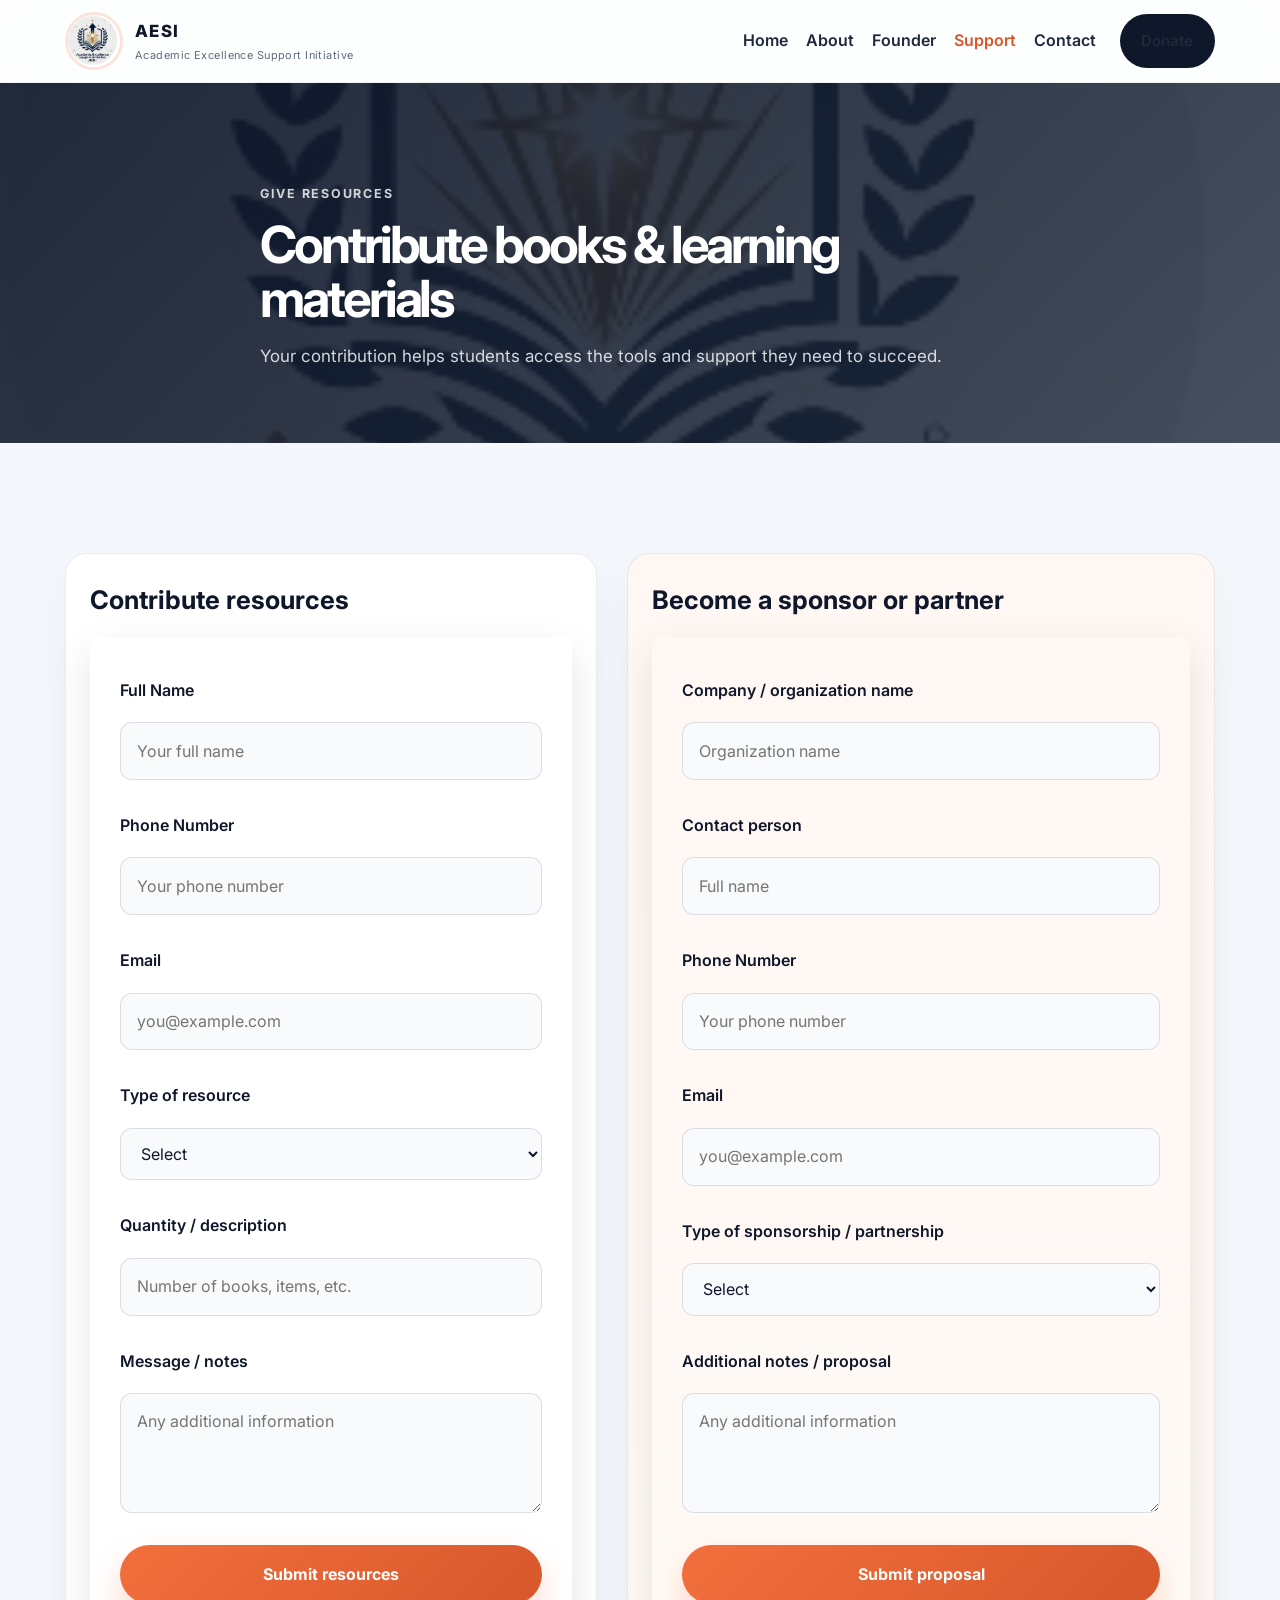
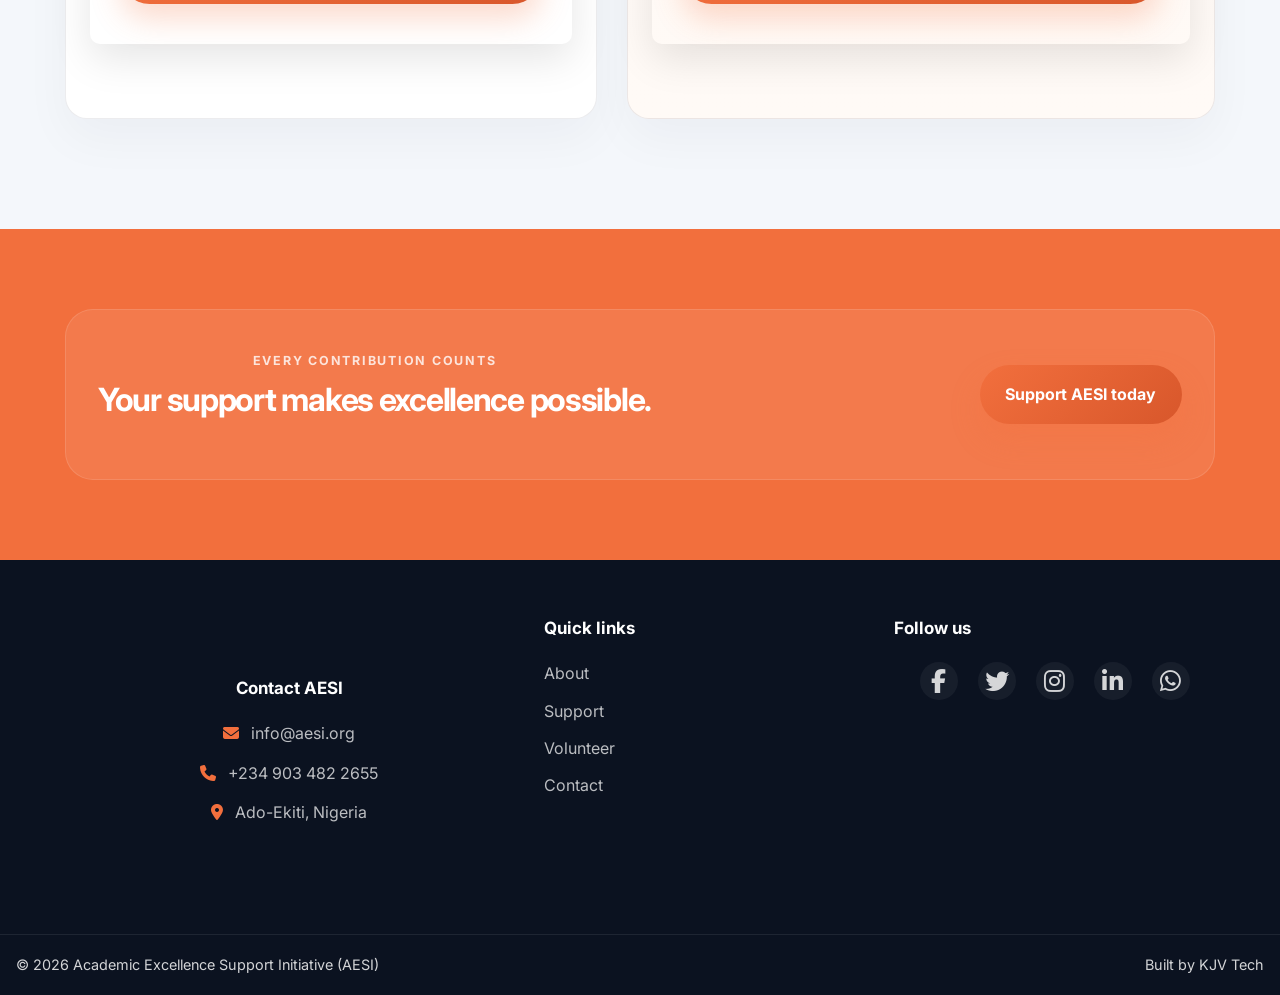
<file: contribute.html>
<!DOCTYPE html>
<html lang="en">
<head>
  <meta charset="UTF-8">
  <meta name="viewport" content="width=device-width, initial-scale=1.0">
  <meta name="description" content="Contribute learning materials or partner with AESI to support students and elevate academic excellence.">
  <title>Contribute AESI</title>
  <link rel="preconnect" href="https://fonts.googleapis.com">
  <link rel="preconnect" href="https://fonts.gstatic.com" crossorigin>
  <link href="https://fonts.googleapis.com/css2?family=Inter:wght@400;500;600;700;800&display=swap" rel="stylesheet">
  <link rel="stylesheet" href="css/style.css">
  <link rel="stylesheet" href="https://cdnjs.cloudflare.com/ajax/libs/font-awesome/6.4.0/css/all.min.css">
</head>
<body>
  <header class="site-header">
    <div class="container nav-wrap">
      <a href="index.html" class="brand" aria-label="AESI home">
        <img src="images/logo.jpg" alt="AESI Logo" class="logo">
        <div>
          <span class="brand-name">AESI</span>
          <small>Academic Excellence Support Initiative</small>
        </div>
      </a>

      <button class="nav-toggle" aria-label="Toggle navigation" aria-expanded="false">
        <span></span>
        <span></span>
        <span></span>
      </button>

      <nav class="main-nav" aria-label="Main navigation">
        <ul>
          <li><a href="index.html">Home</a></li>
          <li><a href="about.html">About</a></li>
          <li><a href="founder.html">Founder</a></li>
          <li><a href="support.html" class="active">Support</a></li>
          <li><a href="contact.html">Contact</a></li>
        </ul>
        <a href="support.html" class="nav-cta">Donate</a>
      </nav>
    </div>
  </header>

  <main>
    <section class="page-banner">
      <div class="container page-banner-inner reveal">
        <span class="eyebrow light">Give resources</span>
        <h1>Contribute books & learning materials</h1>
        <p>Your contribution helps students access the tools and support they need to succeed.</p>
      </div>
    </section>

    <section class="section contribution-section reveal">
      <div class="container contribution-grid">
        <div class="form-shell">
          <h3>Contribute resources</h3>
          <form id="resourcesForm" class="modern-form" method="POST" action="https://formsubmit.co/joshuakayode134@gmail.com">
            <input type="hidden" name="_next" value="thankyou.html?form=resources">

            <label for="donorName">Full Name</label>
            <input type="text" id="donorName" name="donorName" placeholder="Your full name" required>

            <label for="phone">Phone Number</label>
            <input type="tel" id="phone" name="phone" placeholder="Your phone number" required>

            <label for="email">Email</label>
            <input type="email" id="email" name="email" placeholder="you@example.com" required>

            <label for="resourceType">Type of resource</label>
            <select id="resourceType" name="resourceType" required>
              <option value="">Select</option>
              <option value="books">Books</option>
              <option value="stationery">Stationery</option>
              <option value="digital">Digital resources</option>
              <option value="other">Other</option>
            </select>

            <label for="quantity">Quantity / description</label>
            <input type="text" id="quantity" name="quantity" placeholder="Number of books, items, etc." required>

            <div id="digitalUploadField" hidden>
              <label for="digitalResource">Upload digital resource</label>
              <input type="file" id="digitalResource" name="digitalResource" accept=".pdf,.doc,.docx,.ppt,.pptx,.zip,.epub,.png,.jpg,.jpeg">
            </div>

            <label for="message">Message / notes</label>
            <textarea id="message" name="message" placeholder="Any additional information"></textarea>

            <button type="submit" class="btn primary">Submit resources</button>
          </form>
        </div>

        <div class="form-shell alt-shell">
          <h3>Become a sponsor or partner</h3>
          <form id="sponsorForm" class="modern-form" method="POST" action="https://formsubmit.co/joshuakayode134@gmail.com">
            <input type="hidden" name="_next" value="thankyou.html?form=sponsor">

            <label for="companyName">Company / organization name</label>
            <input type="text" id="companyName" name="companyName" placeholder="Organization name" required>

            <label for="contactPerson">Contact person</label>
            <input type="text" id="contactPerson" name="contactPerson" placeholder="Full name" required>

            <label for="phone">Phone Number</label>
            <input type="tel" id="phone" name="phone" placeholder="Your phone number" required>

            <label for="emailSponsor">Email</label>
            <input type="email" id="emailSponsor" name="emailSponsor" placeholder="you@example.com" required>

            <label for="sponsorshipType">Type of sponsorship / partnership</label>
            <select id="sponsorshipType" name="sponsorshipType" required>
              <option value="">Select</option>
              <option value="financial">Financial support</option>
              <option value="resources">Resources / materials</option>
              <option value="mentorship">Mentorship programs</option>
              <option value="event-support">Event support</option>
            </select>

            <label for="notes">Additional notes / proposal</label>
            <textarea id="notes" name="notes" placeholder="Any additional information"></textarea>

            <button type="submit" class="btn primary">Submit proposal</button>
          </form>
        </div>
      </div>
    </section>

    <section class="cta-section reveal">
      <div class="container cta-box">
        <div>
          <span class="eyebrow light">Every contribution counts</span>
          <h2>Your support makes excellence possible.</h2>
        </div>
        <a href="donate.html" class="cta-button">Support AESI today</a>
      </div>
    </section>
  </main>

  <footer class="site-footer">
    <div class="container footer-grid">
      <div class="contact-details reveal">
        <h3>Contact AESI</h3>
        <p><i class="fas fa-envelope"></i> <a href="mailto:info@aesi.org">info@aesi.org</a></p>
        <p><i class="fas fa-phone"></i> <a href="tel:+2349034822655">+234 903 482 2655</a></p>
        <p><i class="fas fa-map-marker-alt"></i> Ado-Ekiti, Nigeria</p>
      </div>

      <div class="footer-links reveal">
        <h3>Quick links</h3>
        <ul>
          <li><a href="about.html">About</a></li>
          <li><a href="support.html">Support</a></li>
          <li><a href="volunteer.html">Volunteer</a></li>
          <li><a href="contact.html">Contact</a></li>
        </ul>
      </div>

      <div class="footer-social reveal">
        <h3>Follow us</h3>
        <div class="social-links">
          <a href="#" aria-label="Facebook"><i class="fab fa-facebook-f"></i></a>
          <a href="#" aria-label="Twitter"><i class="fab fa-twitter"></i></a>
          <a href="#" aria-label="Instagram"><i class="fab fa-instagram"></i></a>
          <a href="#" aria-label="LinkedIn"><i class="fab fa-linkedin-in"></i></a>
          <a href="#" aria-label="WhatsApp"><i class="fab fa-whatsapp"></i></a>
        </div>
      </div>
    </div>

    <div class="footer-bottom">
      <p>© <span id="currentYear">2026</span> Academic Excellence Support Initiative (AESI)</p>
      <p>Built by KJV Tech</p>
    </div>
  </footer>

  <script src="js/script.js"></script>
</body>
</html>
</file>
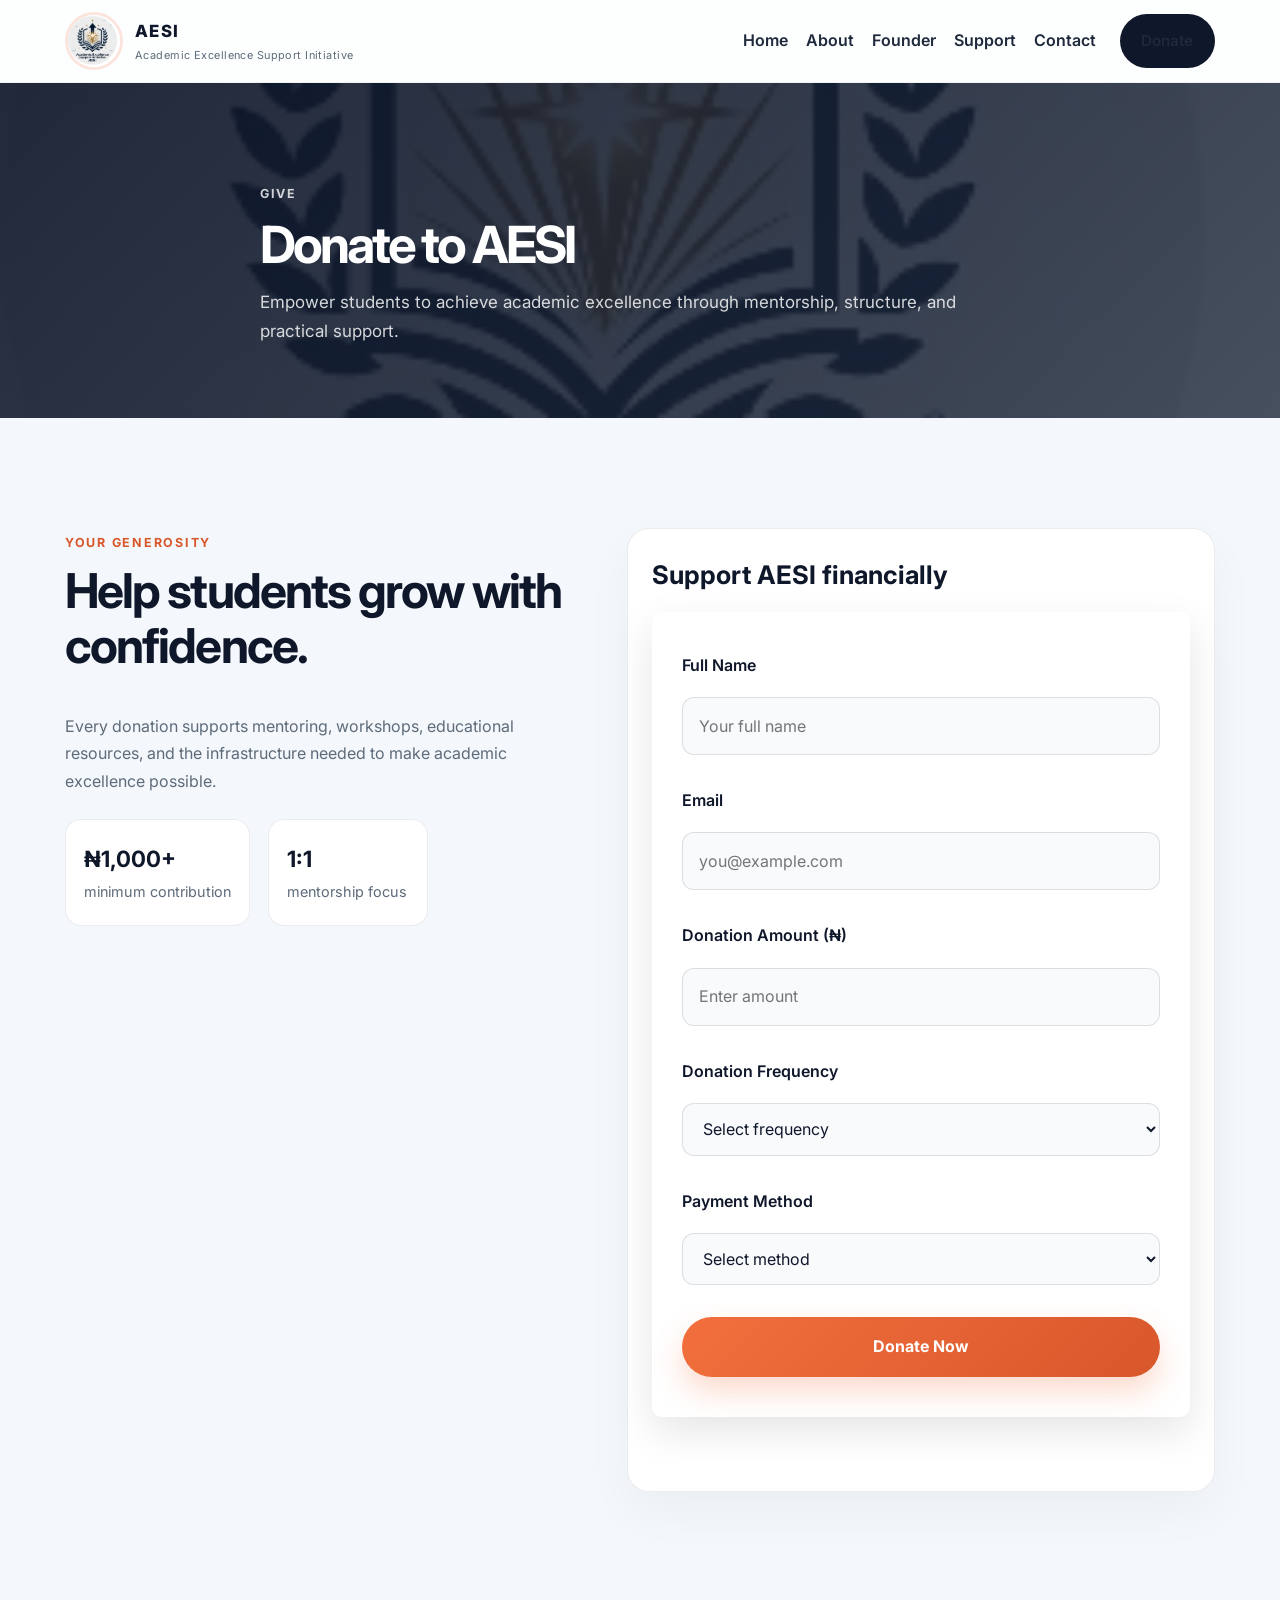
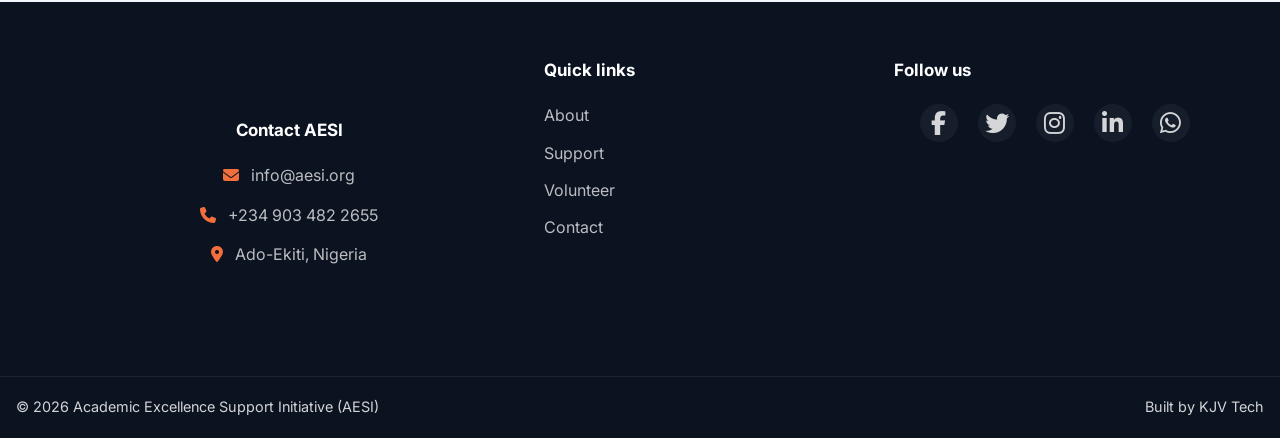
<file: donate.html>
<!DOCTYPE html>
<html lang="en">
<head>
  <meta charset="UTF-8">
  <meta name="viewport" content="width=device-width, initial-scale=1.0">
  <meta name="description" content="Donate to AESI and help empower students with the academic support they need to thrive.">
  <title>Donate to AESI</title>
  <link rel="preconnect" href="https://fonts.googleapis.com">
  <link rel="preconnect" href="https://fonts.gstatic.com" crossorigin>
  <link href="https://fonts.googleapis.com/css2?family=Inter:wght@400;500;600;700;800&display=swap" rel="stylesheet">
  <link rel="stylesheet" href="css/style.css">
  <link rel="stylesheet" href="https://cdnjs.cloudflare.com/ajax/libs/font-awesome/6.4.0/css/all.min.css">
</head>
<body>
  <header class="site-header">
    <div class="container nav-wrap">
      <a href="index.html" class="brand" aria-label="AESI home">
        <img src="images/logo.jpg" alt="AESI Logo" class="logo">
        <div>
          <span class="brand-name">AESI</span>
          <small>Academic Excellence Support Initiative</small>
        </div>
      </a>

      <button class="nav-toggle" aria-label="Toggle navigation" aria-expanded="false">
        <span></span>
        <span></span>
        <span></span>
      </button>

      <nav class="main-nav" aria-label="Main navigation">
        <ul>
          <li><a href="index.html">Home</a></li>
          <li><a href="about.html">About</a></li>
          <li><a href="founder.html">Founder</a></li>
          <li><a href="support.html">Support</a></li>
          <li><a href="contact.html">Contact</a></li>
        </ul>
        <a href="support.html" class="nav-cta">Donate</a>
      </nav>
    </div>
  </header>

  <main>
    <section class="page-banner">
      <div class="container page-banner-inner reveal">
        <span class="eyebrow light">Give</span>
        <h1>Donate to AESI</h1>
        <p>Empower students to achieve academic excellence through mentorship, structure, and practical support.</p>
      </div>
    </section>

    <section class="section donation-section reveal">
      <div class="container donate-layout">
        <div class="donation-copy">
          <div class="section-heading">
            <span class="eyebrow">Your generosity</span>
            <h2>Help students grow with confidence.</h2>
          </div>
          <p>
            Every donation supports mentoring, workshops, educational resources, and the infrastructure needed to make academic excellence possible.
          </p>
          <div class="mini-stats">
            <div>
              <strong>₦1,000+</strong>
              <span>minimum contribution</span>
            </div>
            <div>
              <strong>1:1</strong>
              <span>mentorship focus</span>
            </div>
          </div>
        </div>

        <div class="form-shell">
          <h3>Support AESI financially</h3>
          <form id="donateForm" class="modern-form">
            <input type="hidden" name="_next" value="thankyou.html?form=donate">

            <label for="fullName">Full Name</label>
            <input type="text" id="fullName" name="fullName" placeholder="Your full name" required>

            <label for="email">Email</label>
            <input type="email" id="email" name="email" placeholder="you@example.com" required>

            <label for="amount">Donation Amount (₦)</label>
            <input type="number" id="amount" name="amount" placeholder="Enter amount" required min="1000">

            <label for="frequency">Donation Frequency</label>
            <select id="frequency" name="frequency" required>
              <option value="">Select frequency</option>
              <option value="one-time">One-time</option>
              <option value="weekly">Weekly</option>
              <option value="monthly">Monthly</option>
            </select>

            <label for="payment">Payment Method</label>
            <select id="payment" name="payment" required>
              <option value="">Select method</option>
              <option value="bank">Bank transfer</option>
            </select>

            <button type="submit" class="btn primary">Donate Now</button>
          </form>
        </div>
      </div>
    </section>
  </main>

  <footer class="site-footer">
    <div class="container footer-grid">
      <div class="contact-details reveal">
        <h3>Contact AESI</h3>
        <p><i class="fas fa-envelope"></i> <a href="mailto:info@aesi.org">info@aesi.org</a></p>
        <p><i class="fas fa-phone"></i> <a href="tel:+2349034822655">+234 903 482 2655</a></p>
        <p><i class="fas fa-map-marker-alt"></i> Ado-Ekiti, Nigeria</p>
      </div>

      <div class="footer-links reveal">
        <h3>Quick links</h3>
        <ul>
          <li><a href="about.html">About</a></li>
          <li><a href="support.html">Support</a></li>
          <li><a href="volunteer.html">Volunteer</a></li>
          <li><a href="contact.html">Contact</a></li>
        </ul>
      </div>

      <div class="footer-social reveal">
        <h3>Follow us</h3>
        <div class="social-links">
          <a href="#" aria-label="Facebook"><i class="fab fa-facebook-f"></i></a>
          <a href="#" aria-label="Twitter"><i class="fab fa-twitter"></i></a>
          <a href="#" aria-label="Instagram"><i class="fab fa-instagram"></i></a>
          <a href="#" aria-label="LinkedIn"><i class="fab fa-linkedin-in"></i></a>
          <a href="#" aria-label="WhatsApp"><i class="fab fa-whatsapp"></i></a>
        </div>
      </div>
    </div>

    <div class="footer-bottom">
      <p>© <span id="currentYear">2026</span> Academic Excellence Support Initiative (AESI)</p>
      <p>Built by KJV Tech</p>
    </div>
  </footer>

  <script src="js/script.js"></script>
</body>
</html>
</file>
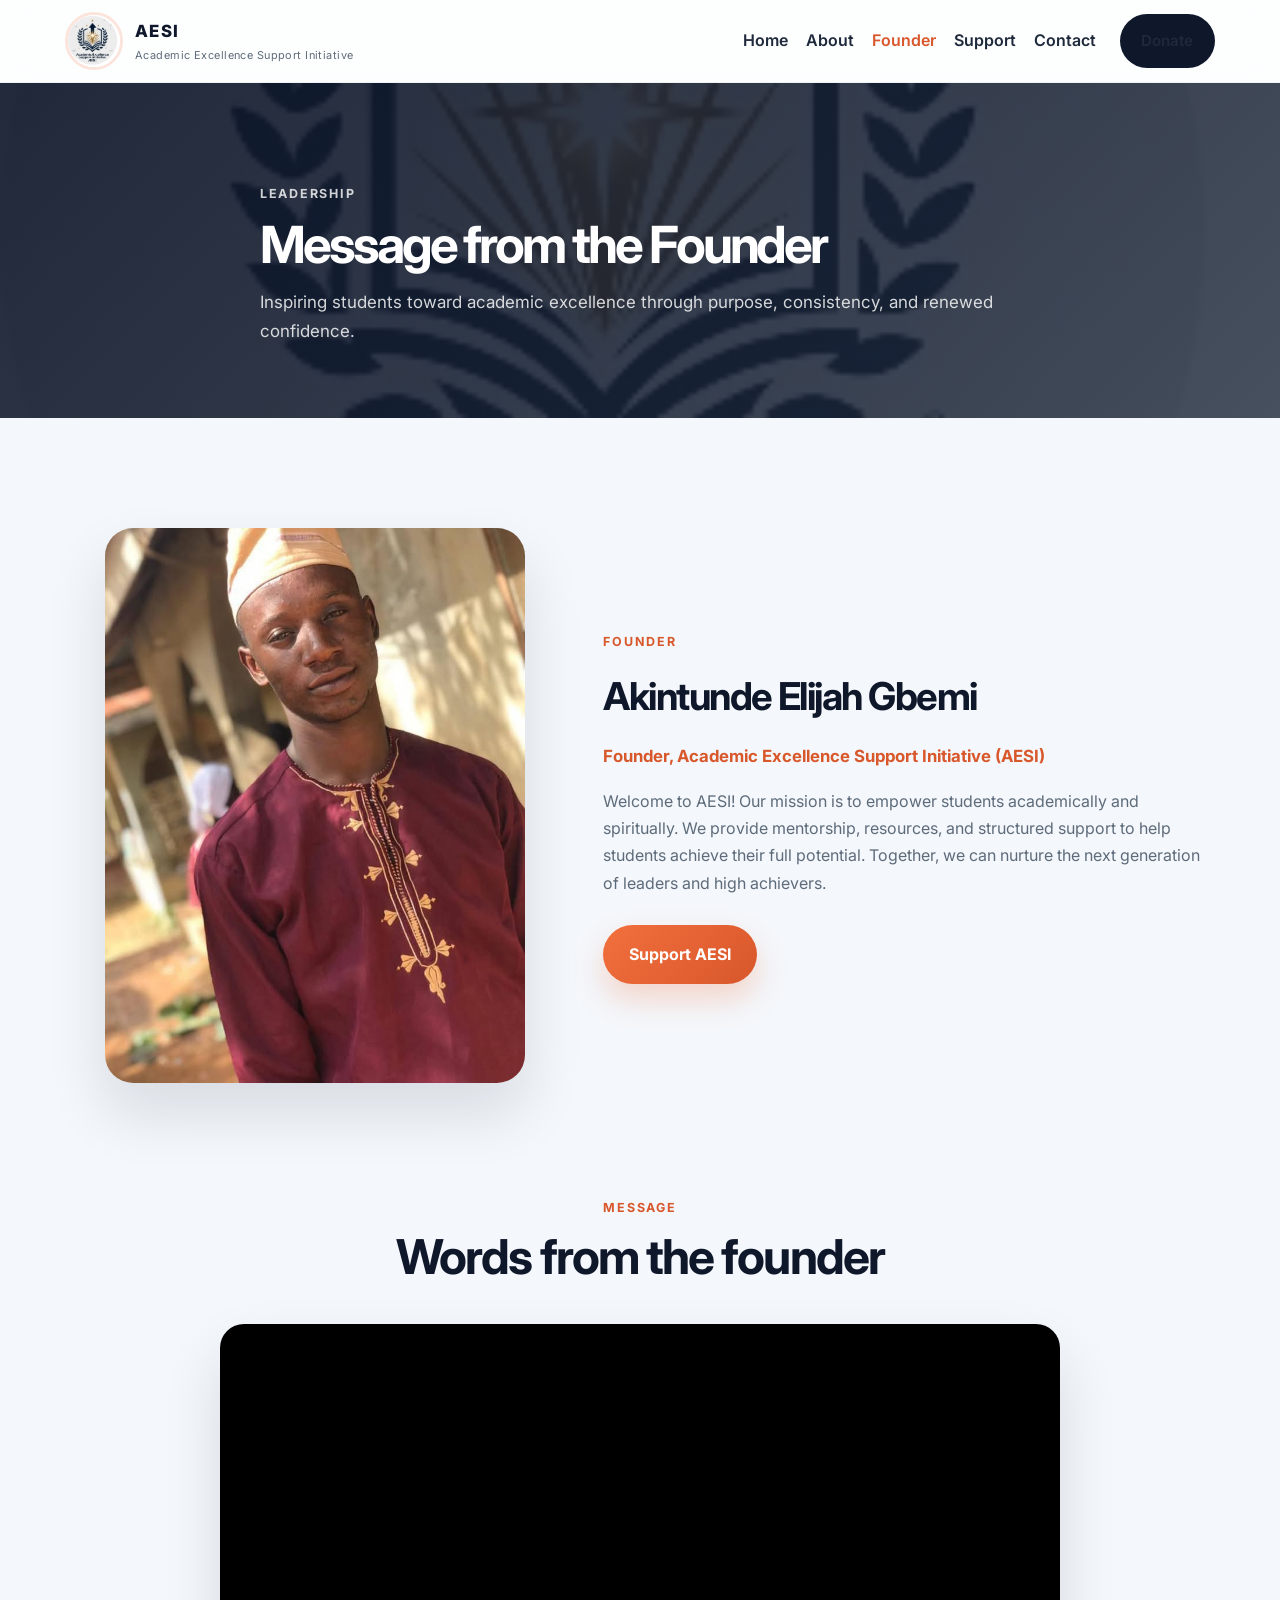
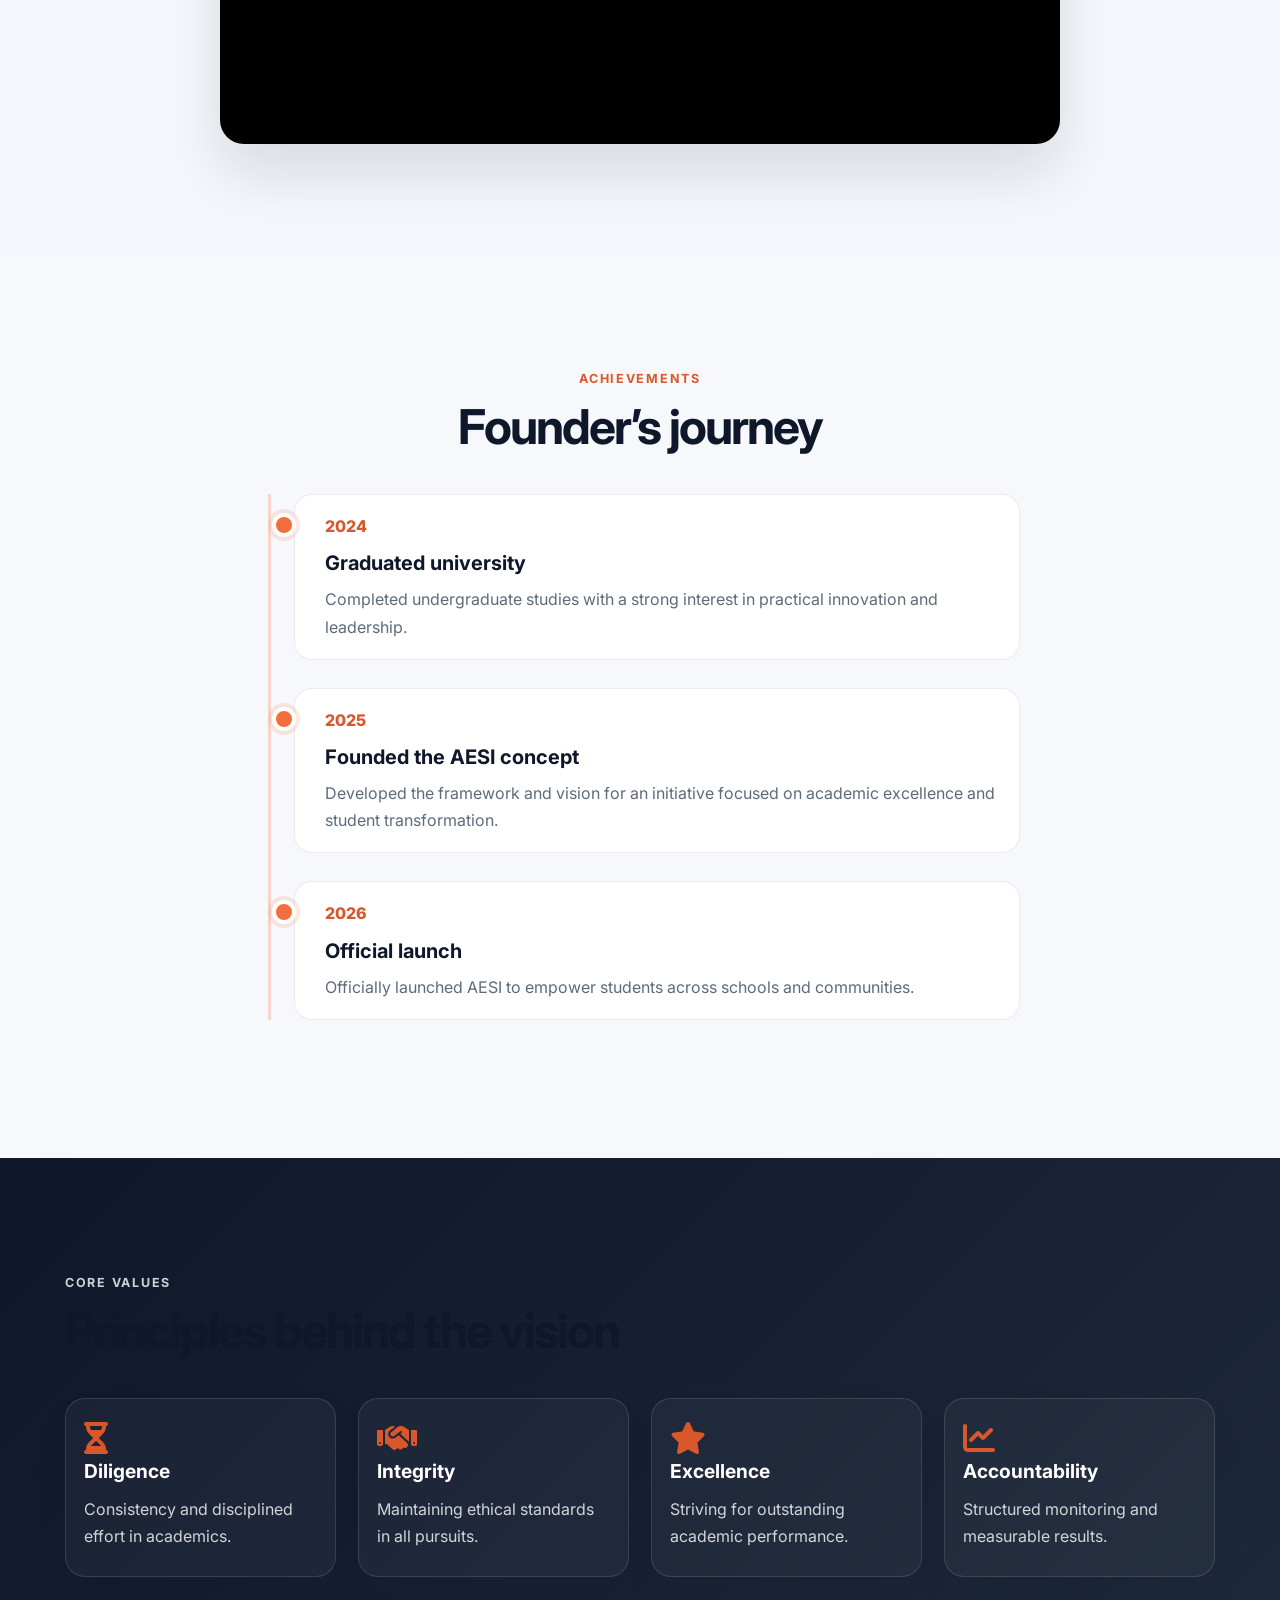
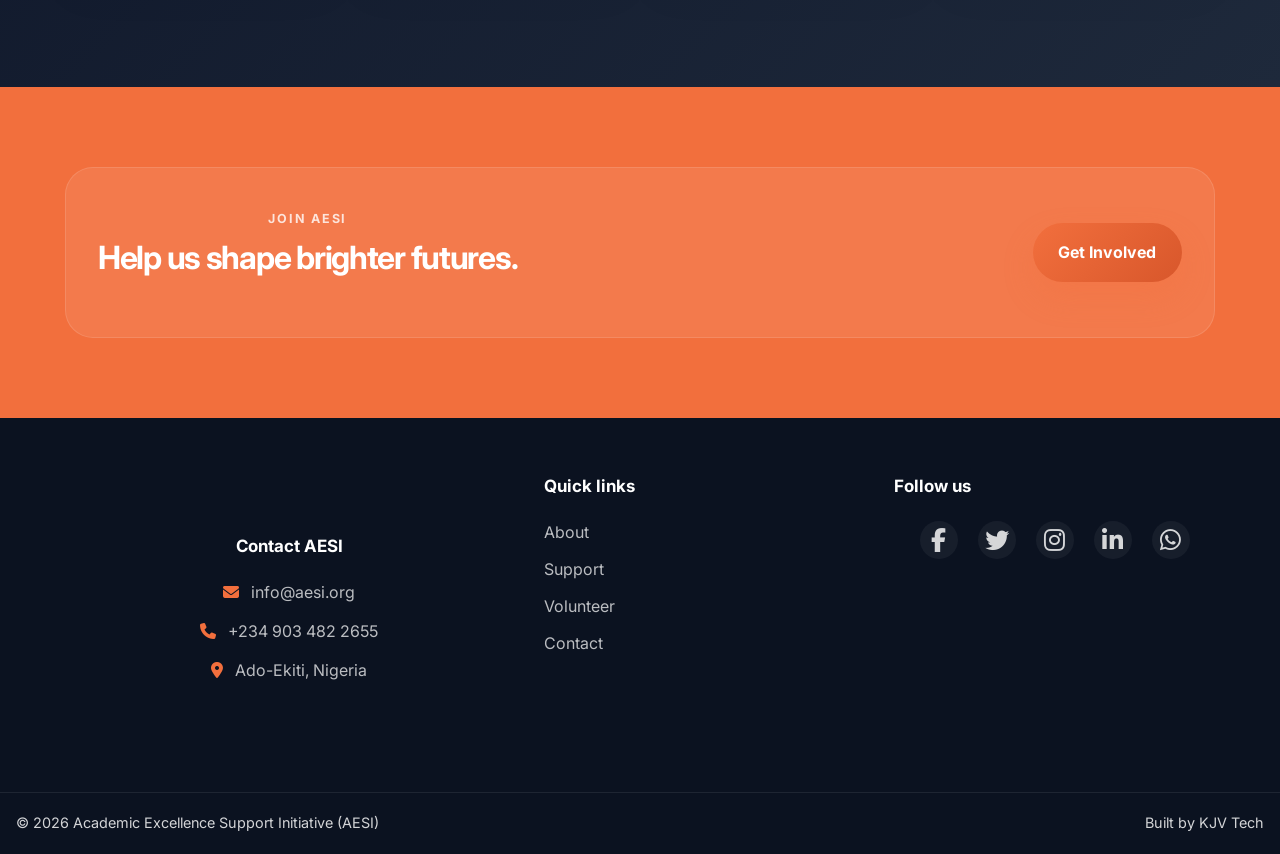
<file: founder.html>
<!DOCTYPE html>
<html lang="en">
<head>
  <meta charset="UTF-8">
  <meta name="viewport" content="width=device-width, initial-scale=1.0">
  <meta name="description" content="Meet the founder of AESI and learn about the mission, values, and journey behind the organisation.">
  <title>Founder | AESI</title>
  <link rel="preconnect" href="https://fonts.googleapis.com">
  <link rel="preconnect" href="https://fonts.gstatic.com" crossorigin>
  <link href="https://fonts.googleapis.com/css2?family=Inter:wght@400;500;600;700;800&display=swap" rel="stylesheet">
  <link rel="stylesheet" href="css/style.css">
  <link rel="stylesheet" href="https://cdnjs.cloudflare.com/ajax/libs/font-awesome/6.4.0/css/all.min.css">
</head>
<body>
  <header class="site-header">
    <div class="container nav-wrap">
      <a href="index.html" class="brand" aria-label="AESI home">
        <img src="images/logo.jpg" alt="AESI Logo" class="logo">
        <div>
          <span class="brand-name">AESI</span>
          <small>Academic Excellence Support Initiative</small>
        </div>
      </a>

      <button class="nav-toggle" aria-label="Toggle navigation" aria-expanded="false">
        <span></span>
        <span></span>
        <span></span>
      </button>

      <nav class="main-nav" aria-label="Main navigation">
        <ul>
          <li><a href="index.html">Home</a></li>
          <li><a href="about.html">About</a></li>
          <li><a href="founder.html" class="active">Founder</a></li>
          <li><a href="support.html">Support</a></li>
          <li><a href="contact.html">Contact</a></li>
        </ul>
        <a href="support.html" class="nav-cta">Donate</a>
      </nav>
    </div>
  </header>

  <main>
    <section class="page-banner">
      <div class="container page-banner-inner reveal">
        <span class="eyebrow light">Leadership</span>
        <h1>Message from the Founder</h1>
        <p>Inspiring students toward academic excellence through purpose, consistency, and renewed confidence.</p>
      </div>
    </section>

    <section class="section founder-section reveal">
      <div class="container founder-container">
        <div class="founder-image reveal">
          <img src="images/founder.jpg" alt="Founder Akintunde Elijah Gbemi">
        </div>
        <div class="founder-message reveal">
          <span class="eyebrow">Founder</span>
          <h2>Akintunde Elijah Gbemi</h2>
          <h4>Founder, Academic Excellence Support Initiative (AESI)</h4>
          <p>
            Welcome to AESI! Our mission is to empower students academically and spiritually. We provide mentorship, resources, and structured support to help students achieve their full potential. Together, we can nurture the next generation of leaders and high achievers.
          </p>
          <a href="support.html" class="btn primary">Support AESI</a>
        </div>
      </div>
    </section>

    <section class="section founder-video reveal">
      <div class="container">
        <div class="section-heading center">
          <span class="eyebrow">Message</span>
          <h2>Words from the founder</h2>
        </div>
        <div class="video-container">
           <iframe
            src="https://www.youtube.com/embed/HDGU6pxS8go?si=MmItWTbrtBkwZ91Z"
            title="Founder Message Video"
            allow="accelerometer; autoplay; clipboard-write; encrypted-media; gyroscope; picture-in-picture"
            allowfullscreen>
          </iframe>
          <!--</div>
          <div class="video-container">
          <video
            controls
            playsinline
            preload="metadata"
            poster="images/founder.jpg"
            aria-label="Founder message video"
          >
            <source src="videos/founder-message.mp4" type="video/mp4">
            Your browser does not support the video tag. Please add a local MP4 file to the project video folder to play the founder message.
          </video> -->
        </div>
      </div>
    </section>

    <section class="section timeline-section reveal">
      <div class="container">
        <div class="section-heading center">
          <span class="eyebrow">Achievements</span>
          <h2>Founder’s journey</h2>
        </div>

        <div class="timeline-container">
          <div class="timeline-item">
            <div class="timeline-date">2024</div>
            <div class="timeline-content">
              <h3>Graduated university</h3>
              <p>Completed undergraduate studies with a strong interest in practical innovation and leadership.</p>
            </div>
          </div>
          <div class="timeline-item">
            <div class="timeline-date">2025</div>
            <div class="timeline-content">
              <h3>Founded the AESI concept</h3>
              <p>Developed the framework and vision for an initiative focused on academic excellence and student transformation.</p>
            </div>
          </div>
          <div class="timeline-item">
            <div class="timeline-date">2026</div>
            <div class="timeline-content">
              <h3>Official launch</h3>
              <p>Officially launched AESI to empower students across schools and communities.</p>
            </div>
          </div>
        </div>
      </div>
    </section>

    <section class="section values-section section-dark reveal">
      <div class="container">
        <div class="section-heading">
          <span class="eyebrow light">Core values</span>
          <h2>Principles behind the vision</h2>
        </div>

        <div class="values-grid">
          <div class="value-card reveal">
            <i class="fa-solid fa-hourglass-half fa-2xl"></i>
            <h4>Diligence</h4>
            <p>Consistency and disciplined effort in academics.</p>
          </div>
          <div class="value-card reveal">
            <i class="fa-solid fa-handshake fa-2xl"></i>
            <h4>Integrity</h4>
            <p>Maintaining ethical standards in all pursuits.</p>
          </div>
          <div class="value-card reveal">
            <i class="fa-solid fa-star fa-2xl"></i>
            <h4>Excellence</h4>
            <p>Striving for outstanding academic performance.</p>
          </div>
          <div class="value-card reveal">
            <i class="fa-solid fa-chart-line fa-2xl"></i>
            <h4>Accountability</h4>
            <p>Structured monitoring and measurable results.</p>
          </div>
        </div>
      </div>
    </section>

    <section class="cta-section reveal">
      <div class="container cta-box">
        <div>
          <span class="eyebrow light">Join AESI</span>
          <h2>Help us shape brighter futures.</h2>
        </div>
        <a href="contact.html" class="cta-button">Get Involved</a>
      </div>
    </section>
  </main>

  <footer class="site-footer">
    <div class="container footer-grid">
      <div class="contact-details reveal">
        <h3>Contact AESI</h3>
        <p><i class="fas fa-envelope"></i> <a href="mailto:info@aesi.org">info@aesi.org</a></p>
        <p><i class="fas fa-phone"></i> <a href="tel:+2349034822655">+234 903 482 2655</a></p>
        <p><i class="fas fa-map-marker-alt"></i> Ado-Ekiti, Nigeria</p>
      </div>

      <div class="footer-links reveal">
        <h3>Quick links</h3>
        <ul>
          <li><a href="about.html">About</a></li>
          <li><a href="support.html">Support</a></li>
          <li><a href="volunteer.html">Volunteer</a></li>
          <li><a href="contact.html">Contact</a></li>
        </ul>
      </div>

      <div class="footer-social reveal">
        <h3>Follow us</h3>
        <div class="social-links">
          <a href="#" aria-label="Facebook"><i class="fab fa-facebook-f"></i></a>
          <a href="#" aria-label="Twitter"><i class="fab fa-twitter"></i></a>
          <a href="#" aria-label="Instagram"><i class="fab fa-instagram"></i></a>
          <a href="#" aria-label="LinkedIn"><i class="fab fa-linkedin-in"></i></a>
          <a href="#" aria-label="WhatsApp"><i class="fab fa-whatsapp"></i></a>
        </div>
      </div>
    </div>

    <div class="footer-bottom">
      <p>© <span id="currentYear">2026</span> Academic Excellence Support Initiative (AESI)</p>
      <p>Built by KJV Tech</p>
    </div>
  </footer>

  <script src="js/script.js"></script>
</body>
</html>
</file>
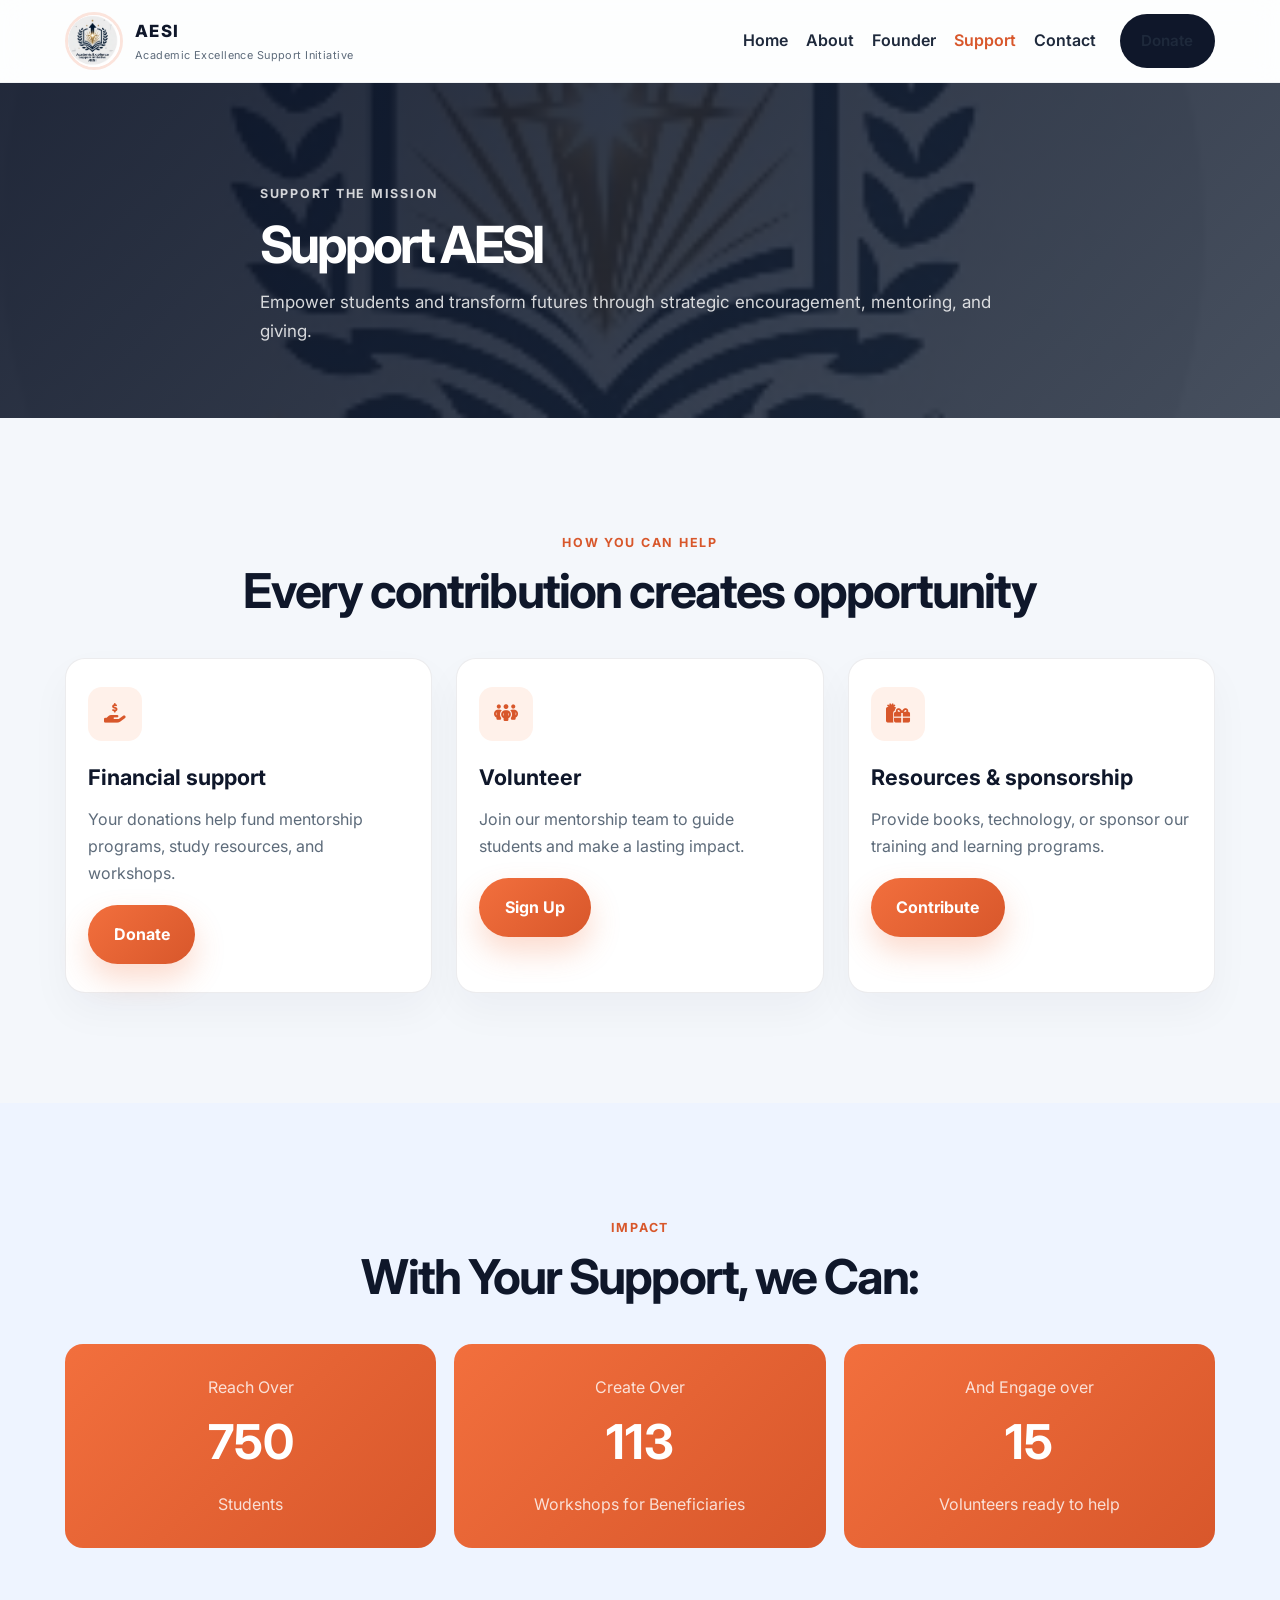
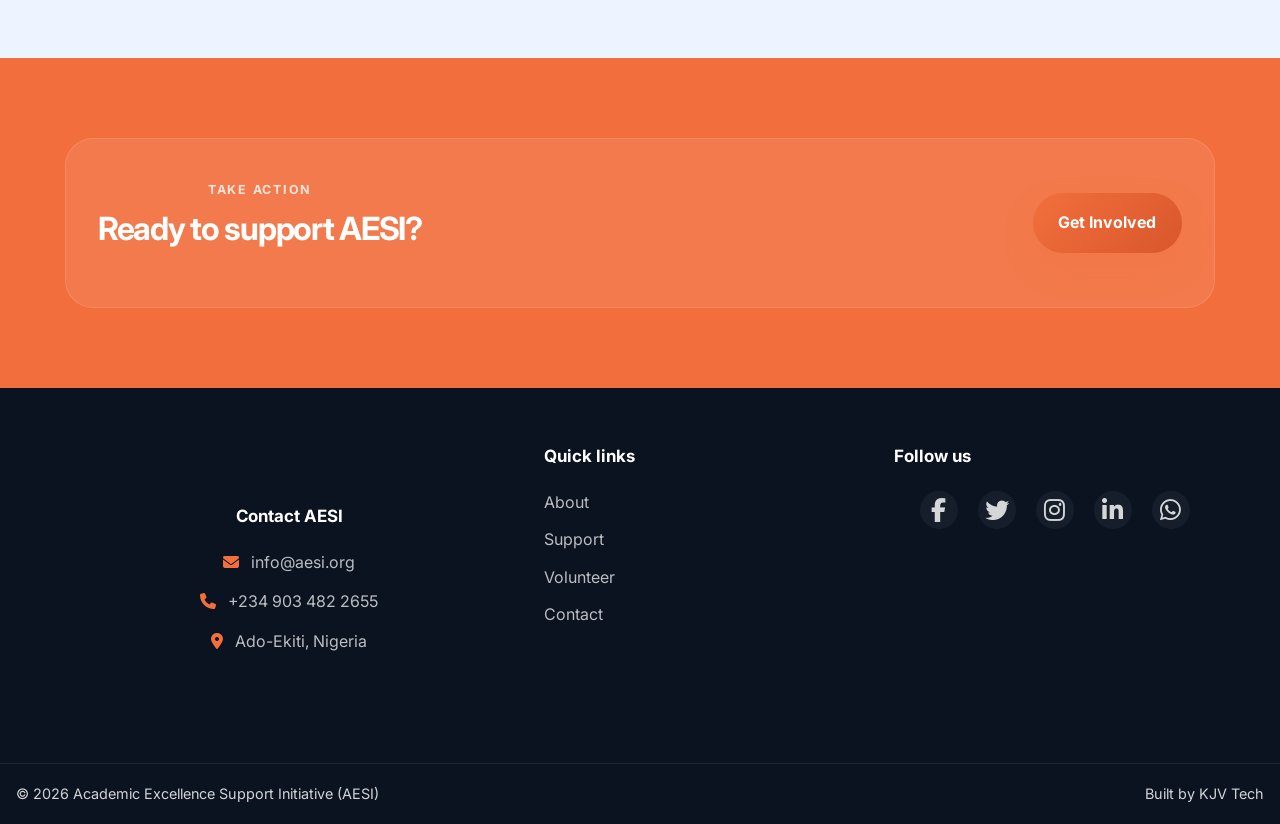
<file: support.html>
<!DOCTYPE html>
<html lang="en">
<head>
  <meta charset="UTF-8">
  <meta name="viewport" content="width=device-width, initial-scale=1.0">
  <meta name="description" content="Support AESI by donating, volunteering, or contributing educational resources to empower students and transform futures.">
  <title>Support AESI</title>
  <link rel="preconnect" href="https://fonts.googleapis.com">
  <link rel="preconnect" href="https://fonts.gstatic.com" crossorigin>
  <link href="https://fonts.googleapis.com/css2?family=Inter:wght@400;500;600;700;800&display=swap" rel="stylesheet">
  <link rel="stylesheet" href="css/style.css">
  <link rel="stylesheet" href="https://cdnjs.cloudflare.com/ajax/libs/font-awesome/6.4.0/css/all.min.css">
</head>
<body>
  <header class="site-header">
    <div class="container nav-wrap">
      <a href="index.html" class="brand" aria-label="AESI home">
        <img src="images/logo.jpg" alt="AESI Logo" class="logo">
        <div>
          <span class="brand-name">AESI</span>
          <small>Academic Excellence Support Initiative</small>
        </div>
      </a>

      <button class="nav-toggle" aria-label="Toggle navigation" aria-expanded="false">
        <span></span>
        <span></span>
        <span></span>
      </button>

      <nav class="main-nav" aria-label="Main navigation">
        <ul>
          <li><a href="index.html">Home</a></li>
          <li><a href="about.html">About</a></li>
          <li><a href="founder.html">Founder</a></li>
          <li><a href="support.html" class="active">Support</a></li>
          <li><a href="contact.html">Contact</a></li>
        </ul>
        <a href="support.html" class="nav-cta">Donate</a>
      </nav>
    </div>
  </header>

  <main>
    <section class="page-banner">
      <div class="container page-banner-inner reveal">
        <span class="eyebrow light">Support the mission</span>
        <h1>Support AESI</h1>
        <p>Empower students and transform futures through strategic encouragement, mentoring, and giving.</p>
      </div>
    </section>

    <section class="section support-options reveal">
      <div class="container">
        <div class="section-heading center">
          <span class="eyebrow">How you can help</span>
          <h2>Every contribution creates opportunity</h2>
        </div>

        <div class="support-cards">
          <article class="card reveal">
            <div class="icon-wrap"><i class="fa-solid fa-hand-holding-dollar"></i></div>
            <h3>Financial support</h3>
            <p>Your donations help fund mentorship programs, study resources, and workshops.</p>
            <a href="donate.html" class="btn primary">Donate</a>
          </article>

          <article class="card reveal">
            <div class="icon-wrap"><i class="fa-solid fa-people-group"></i></div>
            <h3>Volunteer</h3>
            <p>Join our mentorship team to guide students and make a lasting impact.</p>
            <a href="volunteer.html" class="btn primary">Sign Up</a>
          </article>

          <article class="card reveal">
            <div class="icon-wrap"><i class="fa-solid fa-gifts"></i></div>
            <h3>Resources & sponsorship</h3>
            <p>Provide books, technology, or sponsor our training and learning programs.</p>
            <a href="contribute.html" class="btn primary">Contribute</a>
          </article>
        </div>
      </div>
    </section>

    <section class="section section-soft support-impact reveal">
      <div class="container">
        <div class="section-heading center">
          <span class="eyebrow">Impact</span>
          <h2>With Your Support, we Can:</h2>
        </div>

        <div class="impact-counters">
          <div class="counter-card reveal">
            <p>Reach Over</p>
            <h3 class="counter" data-target="1000">0</h3>
            <p>Students</p>
          </div>
          <div class="counter-card reveal">
            <p>Create Over</p>
            <h3 class="counter" data-target="150">0</h3>
            <p>Workshops for Beneficiaries</p>
          </div>
          <div class="counter-card reveal">
            <p>And Engage over</p>
            <h3 class="counter" data-target="20">0</h3>
            <p>Volunteers ready to help</p>
          </div>
        </div>
      </div>
    </section>

    <section class="cta-section reveal">
      <div class="container cta-box">
        <div>
          <span class="eyebrow light">Take action</span>
          <h2>Ready to support AESI?</h2>
        </div>
        <a href="contact.html" class="cta-button">Get Involved</a>
      </div>
    </section>
  </main>

  <footer class="site-footer">
    <div class="container footer-grid">
      <div class="contact-details reveal">
        <h3>Contact AESI</h3>
        <p><i class="fas fa-envelope"></i> <a href="mailto:info@aesi.org">info@aesi.org</a></p>
        <p><i class="fas fa-phone"></i> <a href="tel:+2349034822655">+234 903 482 2655</a></p>
        <p><i class="fas fa-map-marker-alt"></i> Ado-Ekiti, Nigeria</p>
      </div>

      <div class="footer-links reveal">
        <h3>Quick links</h3>
        <ul>
          <li><a href="about.html">About</a></li>
          <li><a href="support.html">Support</a></li>
          <li><a href="volunteer.html">Volunteer</a></li>
          <li><a href="contact.html">Contact</a></li>
        </ul>
      </div>

      <div class="footer-social reveal">
        <h3>Follow us</h3>
        <div class="social-links">
          <a href="#" aria-label="Facebook"><i class="fab fa-facebook-f"></i></a>
          <a href="#" aria-label="Twitter"><i class="fab fa-twitter"></i></a>
          <a href="#" aria-label="Instagram"><i class="fab fa-instagram"></i></a>
          <a href="#" aria-label="LinkedIn"><i class="fab fa-linkedin-in"></i></a>
          <a href="#" aria-label="WhatsApp"><i class="fab fa-whatsapp"></i></a>
        </div>
      </div>
    </div>

    <div class="footer-bottom">
      <p>© <span id="currentYear">2026</span> Academic Excellence Support Initiative (AESI)</p>
      <p>Built by KJV Tech</p>
    </div>
  </footer>

  <script src="js/script.js"></script>
</body>
</html>
</file>
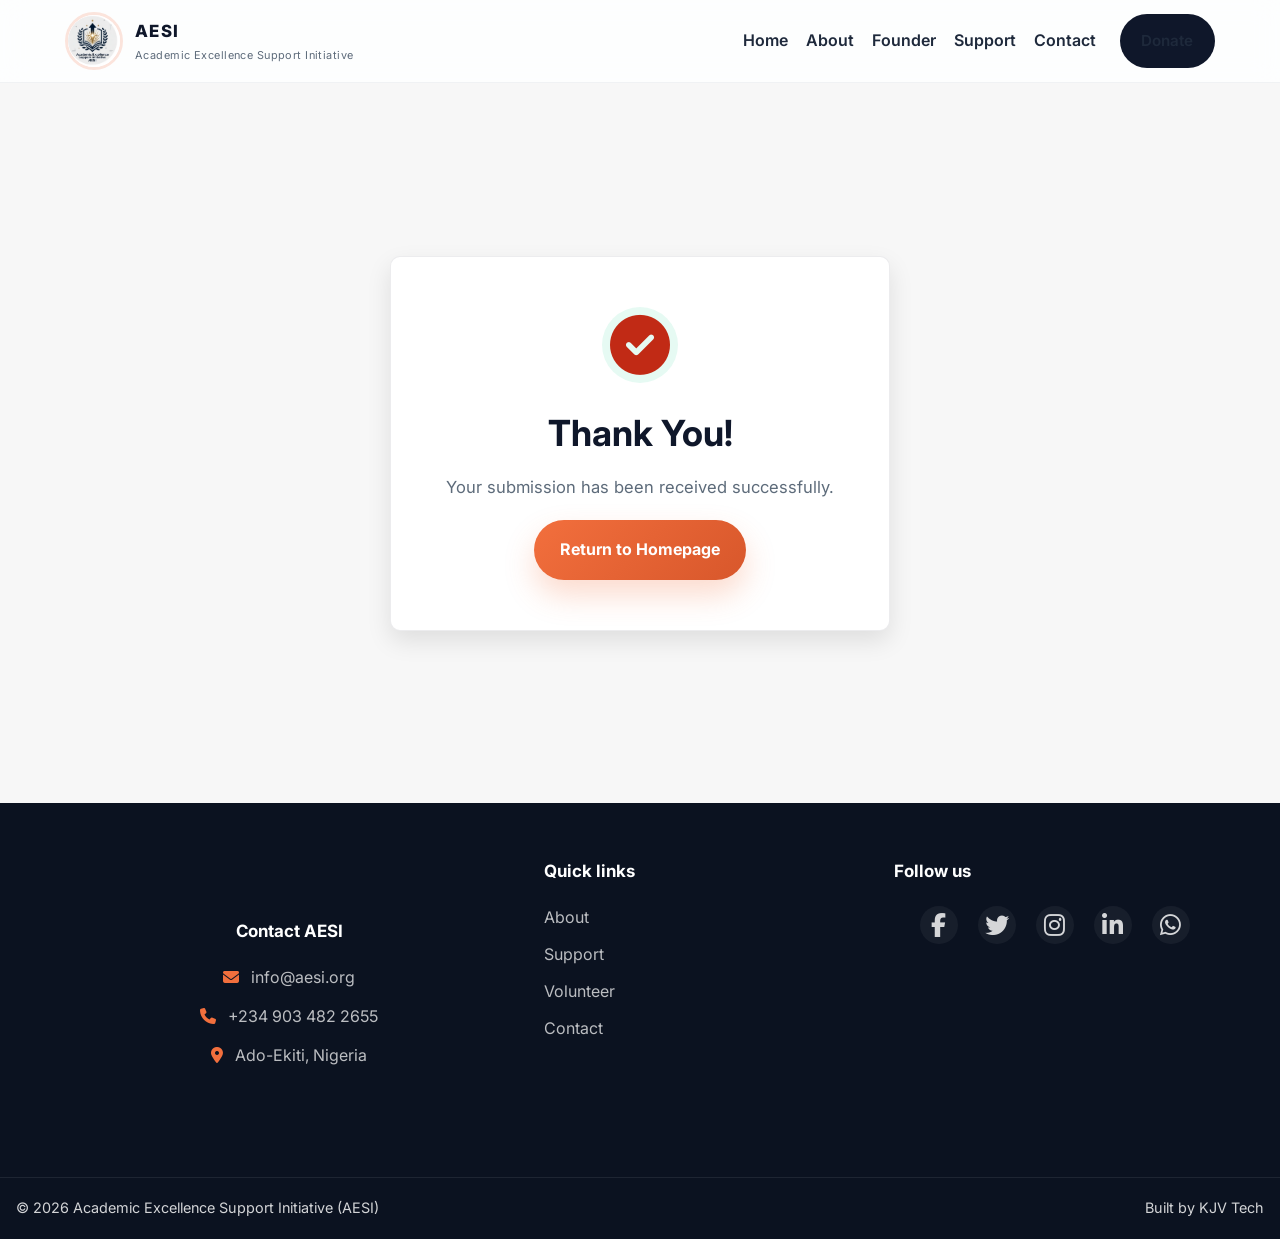
<file: thankyou.html>
<!DOCTYPE html>
<html lang="en">
<head>
  <meta charset="UTF-8">
  <meta name="viewport" content="width=device-width, initial-scale=1.0">
  <meta name="description" content="Thank you for your support and interest in AESI.">
  <title>Thank You | AESI</title>
  <link rel="preconnect" href="https://fonts.googleapis.com">
  <link rel="preconnect" href="https://fonts.gstatic.com" crossorigin>
  <link href="https://fonts.googleapis.com/css2?family=Inter:wght@400;500;600;700;800&display=swap" rel="stylesheet">
  <link rel="stylesheet" href="css/style.css">
  <link rel="stylesheet" href="https://cdnjs.cloudflare.com/ajax/libs/font-awesome/6.4.0/css/all.min.css">
</head>
<body>
  <header class="site-header">
    <div class="container nav-wrap">
      <a href="index.html" class="brand" aria-label="AESI home">
        <img src="images/logo.jpg" alt="AESI Logo" class="logo">
        <div>
          <span class="brand-name">AESI</span>
          <small>Academic Excellence Support Initiative</small>
        </div>
      </a>

      <button class="nav-toggle" aria-label="Toggle navigation" aria-expanded="false">
        <span></span>
        <span></span>
        <span></span>
      </button>

      <nav class="main-nav" aria-label="Main navigation">
        <ul>
          <li><a href="index.html">Home</a></li>
          <li><a href="about.html">About</a></li>
          <li><a href="founder.html">Founder</a></li>
          <li><a href="support.html">Support</a></li>
          <li><a href="contact.html">Contact</a></li>
        </ul>
        <a href="support.html" class="nav-cta">Donate</a>
      </nav>
    </div>
  </header>

  <main>
    <section class="thankyou-section">
      <div class="thankyou-card reveal">
        <i class="fas fa-check-circle"></i>
        <h1 id="thankTitle">Thank You!</h1>
        <p id="thankMessage">Your submission has been received successfully.</p>
        <a href="index.html" class="btn primary">Return to Homepage</a>
      </div>
    </section>
  </main>

  <footer class="site-footer">
    <div class="container footer-grid">
      <div class="contact-details reveal">
        <h3>Contact AESI</h3>
        <p><i class="fas fa-envelope"></i> <a href="mailto:info@aesi.org">info@aesi.org</a></p>
        <p><i class="fas fa-phone"></i> <a href="tel:+2349034822655">+234 903 482 2655</a></p>
        <p><i class="fas fa-map-marker-alt"></i> Ado-Ekiti, Nigeria</p>
      </div>

      <div class="footer-links reveal">
        <h3>Quick links</h3>
        <ul>
          <li><a href="about.html">About</a></li>
          <li><a href="support.html">Support</a></li>
          <li><a href="volunteer.html">Volunteer</a></li>
          <li><a href="contact.html">Contact</a></li>
        </ul>
      </div>

      <div class="footer-social reveal">
        <h3>Follow us</h3>
        <div class="social-links">
          <a href="#" aria-label="Facebook"><i class="fab fa-facebook-f"></i></a>
          <a href="#" aria-label="Twitter"><i class="fab fa-twitter"></i></a>
          <a href="#" aria-label="Instagram"><i class="fab fa-instagram"></i></a>
          <a href="#" aria-label="LinkedIn"><i class="fab fa-linkedin-in"></i></a>
          <a href="#" aria-label="WhatsApp"><i class="fab fa-whatsapp"></i></a>
        </div>
      </div>
    </div>

    <div class="footer-bottom">
      <p>© <span id="currentYear">2026</span> Academic Excellence Support Initiative (AESI)</p>
      <p>Built by KJV Tech</p>
    </div>
  </footer>

  <script>
    const params = new URLSearchParams(window.location.search);
    const formType = params.get("form");

    const title = document.getElementById("thankTitle");
    const message = document.getElementById("thankMessage");

    if (formType === "contact") {
      title.innerText = "Message Sent!";
      message.innerText = "Thank you for contacting AESI. Our team will get back to you soon.";
    } else if (formType === "donate") {
      title.innerText = "Donation Commitment Received!";
      message.innerText = "Thank you for supporting AESI. Your generosity helps students achieve academic excellence.";
    } else if (formType === "volunteer") {
      title.innerText = "Welcome Volunteer!";
      message.innerText = "Thank you for volunteering with AESI. Our team will reach out with next steps.";
    } else if (formType === "resources") {
      title.innerText = "Resource Contribution Received!";
      message.innerText = "Thank you for contributing educational resources to AESI.";
    } else if (formType === "sponsor") {
      title.innerText = "Partnership Request Received!";
      message.innerText = "Thank you for your interest in partnering with AESI. Our team will contact you soon.";
    }
  </script>
  <script src="js/script.js"></script>
</body>
</html>
</file>
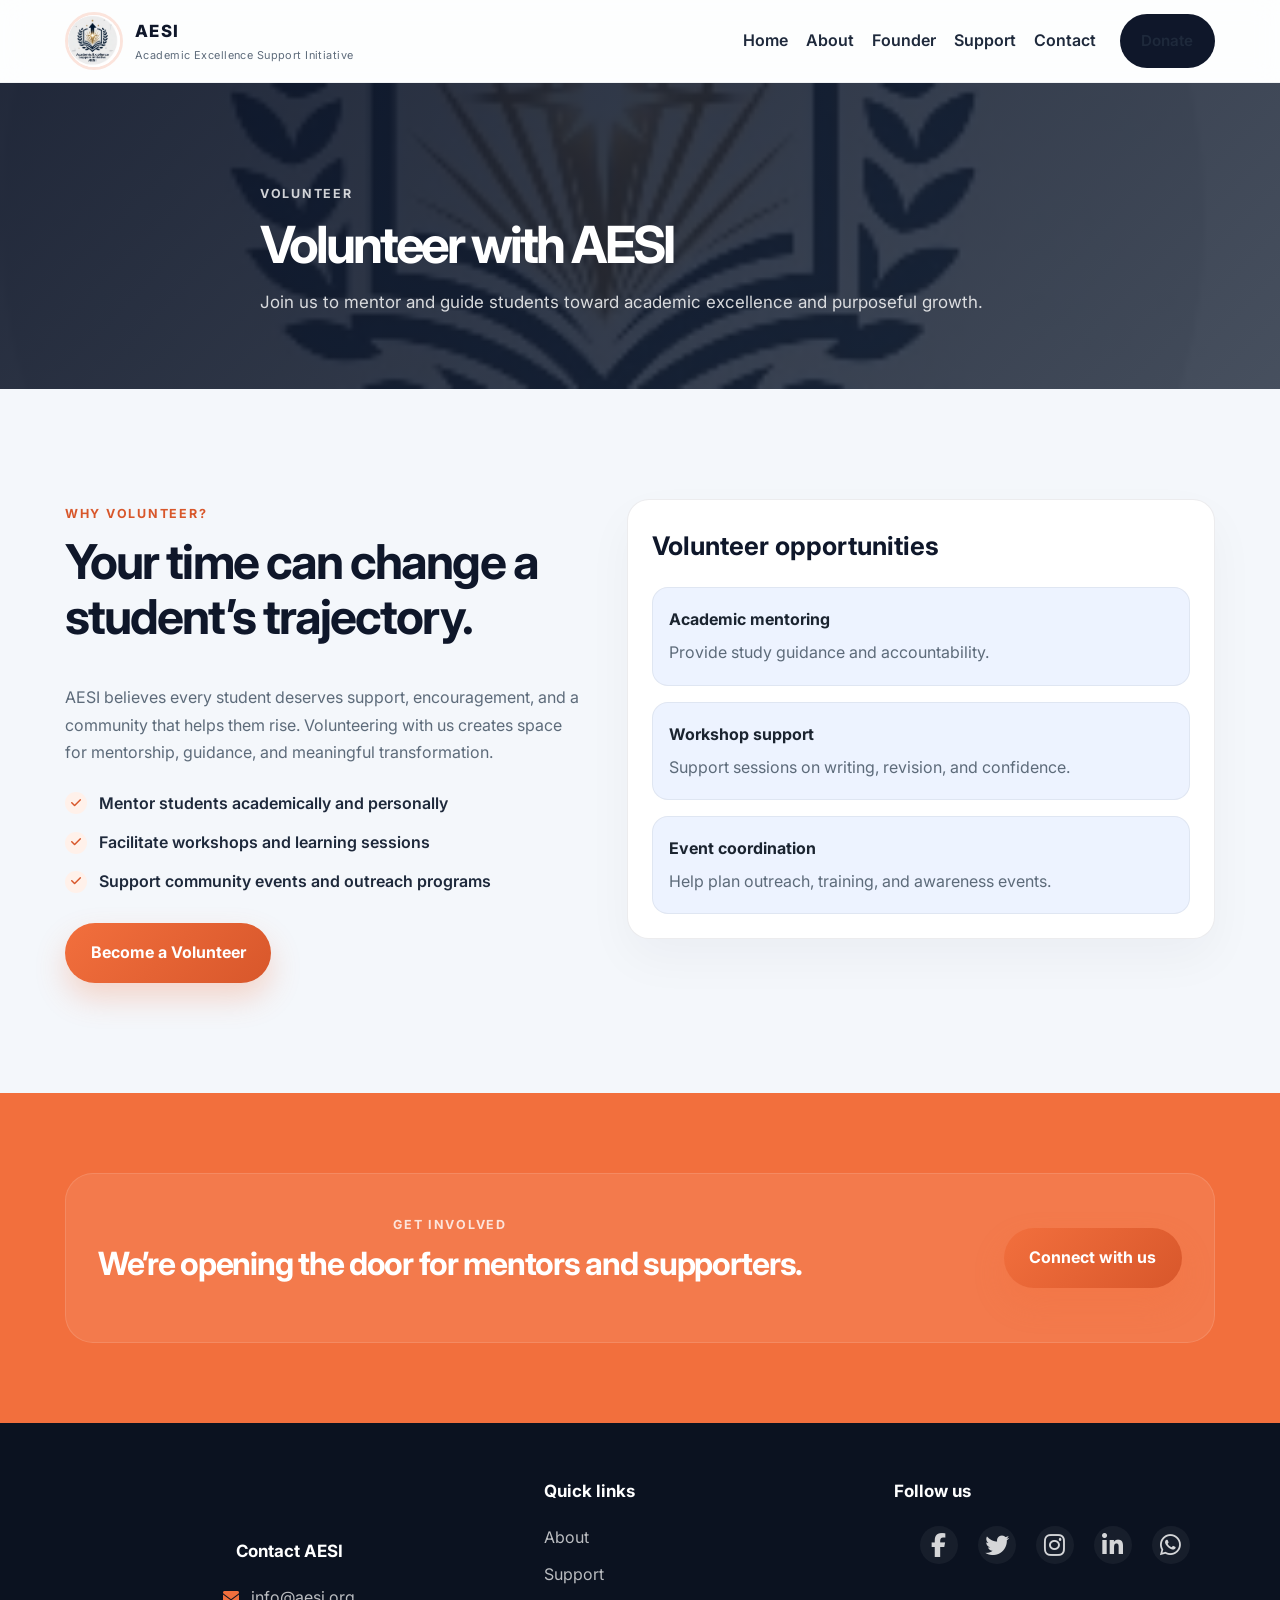
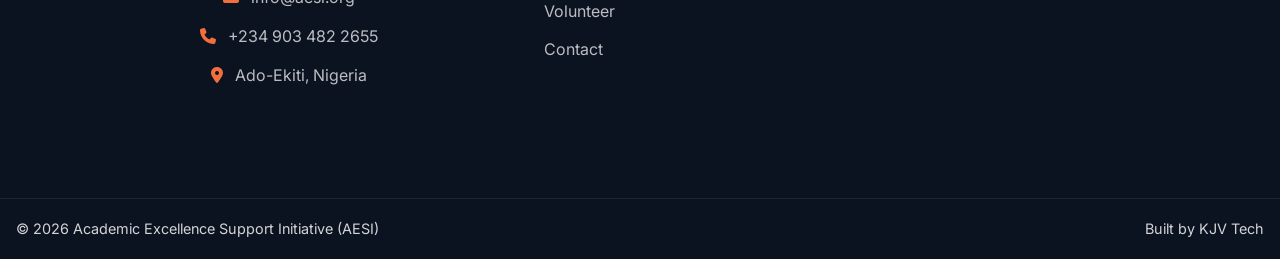
<file: volunteer.html>
<!DOCTYPE html>
<html lang="en">
<head>
  <meta charset="UTF-8">
  <meta name="viewport" content="width=device-width, initial-scale=1.0">
  <meta name="description" content="Volunteer with AESI to mentor, support, and encourage students toward academic excellence.">
  <title>Volunteer with AESI</title>
  <link rel="preconnect" href="https://fonts.googleapis.com">
  <link rel="preconnect" href="https://fonts.gstatic.com" crossorigin>
  <link href="https://fonts.googleapis.com/css2?family=Inter:wght@400;500;600;700;800&display=swap" rel="stylesheet">
  <link rel="stylesheet" href="css/style.css">
  <link rel="stylesheet" href="https://cdnjs.cloudflare.com/ajax/libs/font-awesome/6.4.0/css/all.min.css">
</head>
<body>
  <header class="site-header">
    <div class="container nav-wrap">
      <a href="index.html" class="brand" aria-label="AESI home">
        <img src="images/logo.jpg" alt="AESI Logo" class="logo">
        <div>
          <span class="brand-name">AESI</span>
          <small>Academic Excellence Support Initiative</small>
        </div>
      </a>

      <button class="nav-toggle" aria-label="Toggle navigation" aria-expanded="false">
        <span></span>
        <span></span>
        <span></span>
      </button>

      <nav class="main-nav" aria-label="Main navigation">
        <ul>
          <li><a href="index.html">Home</a></li>
          <li><a href="about.html">About</a></li>
          <li><a href="founder.html">Founder</a></li>
          <li><a href="support.html">Support</a></li>
          <li><a href="contact.html">Contact</a></li>
        </ul>
        <a href="support.html" class="nav-cta">Donate</a>
      </nav>
    </div>
  </header>

  <main>
    <section class="page-banner">
      <div class="container page-banner-inner reveal">
        <span class="eyebrow light">Volunteer</span>
        <h1>Volunteer with AESI</h1>
        <p>Join us to mentor and guide students toward academic excellence and purposeful growth.</p>
      </div>
    </section>

    <section class="section volunteer-section reveal">
      <div class="container volunteer-layout">
        <div class="volunteer-copy">
          <div class="section-heading">
            <span class="eyebrow">Why volunteer?</span>
            <h2>Your time can change a student’s trajectory.</h2>
          </div>
          <p>
            AESI believes every student deserves support, encouragement, and a community that helps them rise. Volunteering with us creates space for mentorship, guidance, and meaningful transformation.
          </p>
          <ul class="check-list">
            <li>Mentor students academically and personally</li>
            <li>Facilitate workshops and learning sessions</li>
            <li>Support community events and outreach programs</li>
          </ul>
          <a href="contact.html" class="btn primary">Become a Volunteer</a>
        </div>

        <div class="form-shell volunteer-spotlight">
          <h3>Volunteer opportunities</h3>
          <div class="opportunity-list">
            <div class="opportunity-item">
              <strong>Academic mentoring</strong>
              <span>Provide study guidance and accountability.</span>
            </div>
            <div class="opportunity-item">
              <strong>Workshop support</strong>
              <span>Support sessions on writing, revision, and confidence.</span>
            </div>
            <div class="opportunity-item">
              <strong>Event coordination</strong>
              <span>Help plan outreach, training, and awareness events.</span>
            </div>
          </div>
        </div>
      </div>
    </section>

    <section class="cta-section reveal">
      <div class="container cta-box">
        <div>
          <span class="eyebrow light">Get involved</span>
          <h2>We’re opening the door for mentors and supporters.</h2>
        </div>
        <a href="contact.html" class="cta-button">Connect with us</a>
      </div>
    </section>
  </main>

  <footer class="site-footer">
    <div class="container footer-grid">
      <div class="contact-details reveal">
        <h3>Contact AESI</h3>
        <p><i class="fas fa-envelope"></i> <a href="mailto:info@aesi.org">info@aesi.org</a></p>
        <p><i class="fas fa-phone"></i> <a href="tel:+2349034822655">+234 903 482 2655</a></p>
        <p><i class="fas fa-map-marker-alt"></i> Ado-Ekiti, Nigeria</p>
      </div>

      <div class="footer-links reveal">
        <h3>Quick links</h3>
        <ul>
          <li><a href="about.html">About</a></li>
          <li><a href="support.html">Support</a></li>
          <li><a href="volunteer.html">Volunteer</a></li>
          <li><a href="contact.html">Contact</a></li>
        </ul>
      </div>

      <div class="footer-social reveal">
        <h3>Follow us</h3>
        <div class="social-links">
          <a href="#" aria-label="Facebook"><i class="fab fa-facebook-f"></i></a>
          <a href="#" aria-label="Twitter"><i class="fab fa-twitter"></i></a>
          <a href="#" aria-label="Instagram"><i class="fab fa-instagram"></i></a>
          <a href="#" aria-label="LinkedIn"><i class="fab fa-linkedin-in"></i></a>
          <a href="#" aria-label="WhatsApp"><i class="fab fa-whatsapp"></i></a>
        </div>
      </div>
    </div>

    <div class="footer-bottom">
      <p>© <span id="currentYear">2026</span> Academic Excellence Support Initiative (AESI)</p>
      <p>Built by KJV Tech</p>
    </div>
  </footer>

  <script src="js/script.js"></script>
</body>
</html>
</file>
<file: css/style.css>
:root {
  --primary: #f26f3d;
  --primary-dark: #d8572b;
  --primary-soft: #fff1ea;
  --secondary: #0f172a;
  --secondary-soft: #1e293b;
  --text: #1b2430;
  --muted: #5d6b7a;
  --bg: #f4f7fb;
  --surface: #ffffff;
  --surface-alt: #edf3ff;
  --border: rgba(15, 23, 42, 0.08);
  --shadow: 0 30px 60px rgba(15, 23, 42, 0.12);
  --radius: 22px;
}

* {
  margin: 0;
  padding: 0;
  box-sizing: border-box;
}

html {
  scroll-behavior: smooth;
}

body {
  font-family: 'Inter', sans-serif;
  background: var(--bg);
  color: var(--text);
  line-height: 1.7;
}

a {
  color: inherit;
  text-decoration: none;
}

img {
  max-width: 100%;
  display: block;
}

button, input, textarea, select {
  font: inherit;
}

.container {
  width: min(1150px, calc(100% - 32px));
  margin: 0 auto;
}

.section {
  padding: 110px 0;
}

.section-heading {
  margin-bottom: 40px;
}

.section-heading.center {
  text-align: center;
}

.section-heading h2 {
  font-size: clamp(2rem, 4vw, 3rem);
  line-height: 1.15;
  letter-spacing: -0.04em;
  color: var(--secondary);
  margin-top: 8px;
}

.eyebrow {
  display: inline-flex;
  align-items: center;
  gap: 8px;
  font-size: 0.78rem;
  letter-spacing: 0.14em;
  text-transform: uppercase;
  font-weight: 700;
  color: var(--primary-dark);
}

.eyebrow.light {
  color: rgba(255, 255, 255, 0.8);
}

.site-header {
  position: sticky;
  top: 0;
  z-index: 20;
  background: rgba(255, 255, 255, 0.8);
  backdrop-filter: blur(12px);
  border-bottom: 1px solid rgba(15, 23, 42, 0.05);
}

.nav-wrap {
  display: flex;
  align-items: center;
  justify-content: space-between;
  gap: 26px;
  min-height: 82px;
}

.brand {
  display: inline-flex;
  align-items: center;
  gap: 12px;
  min-width: 0;
}

.logo {
  width: 58px;
  height: 58px;
  object-fit: cover;
  border-radius: 50%;
  border: 3px solid rgba(242, 111, 61, 0.18);
}

.brand-name {
  display: block;
  font-size: 1.05rem;
  font-weight: 800;
  letter-spacing: 0.08em;
  color: var(--secondary);
  text-transform: uppercase;
}

.brand small {
  display: block;
  color: var(--muted);
  font-size: 0.68rem;
  letter-spacing: 0.04em;
}

.main-nav {
  display: flex;
  align-items: center;
  gap: 24px;
}

.main-nav ul {
  display: flex;
  list-style: none;
  gap: 18px;
  align-items: center;
}

.main-nav a {
  color: var(--secondary-soft);
  font-weight: 600;
  transition: color 0.2s ease;
}

.main-nav a:hover,
.main-nav a.active {
  color: var(--primary-dark);
}

.nav-cta,
.btn,
.cta-button {
  display: inline-flex;
  align-items: center;
  justify-content: center;
  border-radius: 999px;
  transition: transform 0.2s ease, box-shadow 0.2s ease, background 0.2s ease;
  border: none;
  cursor: pointer;
}

.nav-cta {
  background: var(--secondary);
  color: var(--surface);
  padding: 0.85rem 1.35rem;
  font-size: 0.95rem;
  font-weight: 700;
}

.btn,
.cta-button {
  padding: 1rem 1.6rem;
  font-weight: 700;
}

.btn.primary,
.cta-button {
  background: linear-gradient(135deg, var(--primary), var(--primary-dark));
  color: #fff;
  box-shadow: 0 15px 30px rgba(242, 111, 61, 0.25);
}

.btn.secondary {
  background: rgba(15, 23, 42, 0.06);
  color: var(--secondary);
}

.nav-cta:hover,
.btn:hover,
.cta-button:hover {
  transform: translateY(-2px);
}

.hero {
  position: relative;
  padding: 88px 0 80px;
  background: linear-gradient(135deg, rgba(15, 23, 42, 0.9), rgba(30, 41, 59, 0.78)), url('../images/hero.jpg') center/cover no-repeat;
  color: #fff;
}

.hero-grid {
  display: grid;
  grid-template-columns: 1.15fr 0.85fr;
  align-items: center;
  gap: 48px;
}

.hero-copy h1 {
  font-size: clamp(2.8rem, 5vw, 5rem);
  line-height: 0.98;
  letter-spacing: -0.06em;
  margin: 12px 0 18px;
  max-width: 620px;
}

.hero-copy p {
  max-width: 620px;
  font-size: 1.08rem;
  color: rgba(255, 255, 255, 0.82);
}

.hero-actions {
  display: flex;
  flex-wrap: wrap;
  gap: 16px;
  margin-top: 30px;
}

.hero-metrics {
  list-style: none;
  display: flex;
  flex-wrap: wrap;
  gap: 30px;
  margin-top: 38px;
}

.hero-metrics li {
  display: flex;
  flex-direction: column;
  gap: 4px;
}

.hero-metrics strong {
  font-size: 1.5rem;
  color: #fff;
}

.hero-metrics span {
  font-size: 0.82rem;
  color: rgba(255, 255, 255, 0.75);
  letter-spacing: 0.04em;
  text-transform: uppercase;
}

.hero-visual {
  position: relative;
  display: flex;
  justify-content: center;
  align-items: center;
  min-height: 430px;
}

.hero-card {
  width: min(100%, 430px);
  background: rgba(255, 255, 255, 0.12);
  border: 1px solid rgba(255, 255, 255, 0.16);
  backdrop-filter: blur(8px);
  border-radius: var(--radius);
  padding: 24px 22px 18px;
  box-shadow: var(--shadow);
}

.card-top {
  display: flex;
  align-items: center;
  gap: 10px;
  font-size: 0.82rem;
  color: rgba(255, 255, 255, 0.8);
  margin-bottom: 20px;
}

.status-dot {
  width: 10px;
  height: 10px;
  border-radius: 50%;
  background: #34d399;
  box-shadow: 0 0 0 6px rgba(52, 211, 153, 0.2);
}

.hero-card h3 {
  font-size: 1.7rem;
  margin-bottom: 20px;
  letter-spacing: -0.04em;
}

.chart-bars {
  height: 190px;
  display: flex;
  align-items: end;
  justify-content: space-between;
  gap: 12px;
  padding-top: 16px;
}

.chart-bars span {
  display: block;
  width: 100%;
  border-radius: 14px 14px 0 0;
  background: linear-gradient(180deg, rgba(242, 111, 61, 0.95), rgba(255, 196, 160, 0.4));
  box-shadow: inset 0 -8px 12px rgba(255, 255, 255, 0.08);
}

.floating-badge {
  position: absolute;
  left: 8%;
  bottom: 12%;
  display: inline-flex;
  align-items: center;
  gap: 12px;
  background: rgba(255, 255, 255, 0.95);
  color: var(--secondary);
  border-radius: 16px;
  padding: 14px 18px;
  box-shadow: 0 12px 30px rgba(15, 23, 42, 0.18);
}

.floating-badge i {
  display: inline-flex;
  width: 38px;
  height: 38px;
  align-items: center;
  justify-content: center;
  border-radius: 10px;
  background: var(--primary-soft);
  color: var(--primary-dark);
  font-size: 1rem;
}

.floating-badge strong,
.floating-badge small {
  display: block;
}

.floating-badge small {
  color: var(--muted);
}

.section-dark {
  background: linear-gradient(135deg, var(--secondary), var(--secondary-soft));
  color: #fff;
}

.impact-section {
  padding: 86px 0;
}

.impact-grid {
  display: grid;
  grid-template-columns: repeat(4, minmax(180px, 1fr));
  gap: 18px;
  margin-top: 24px;
}

.impact-item {
  background: rgba(255, 255, 255, 0.04);
  border: 1px solid rgba(255, 255, 255, 0.08);
  border-radius: 18px;
  padding: 32px 18px;
  text-align: center;
}

.impact-item .counter {
  color: #fff;
  font-size: clamp(2rem, 5vw, 3rem);
  line-height: 1;
  margin-bottom: 10px;
  font-weight: 800;
}

.impact-item p {
  color: rgba(255, 255, 255, 0.8);
}

.why-grid {
  display: grid;
  grid-template-columns: 1fr 1fr;
  gap: 54px;
  align-items: center;
}

.why-img {
  width: 100%;
  height: 100%;
  min-height: 420px;
  object-fit: cover;
  border-radius: 32px;
  box-shadow: var(--shadow);
}

.why-content h2 {
  font-size: clamp(2rem, 4vw, 3rem);
  letter-spacing: -0.04em;
  margin: 12px 0 18px;
  line-height: 1.12;
  color: var(--secondary);
}

.why-content p {
  color: var(--muted);
  margin-bottom: 22px;
}

.check-list {
  list-style: none;
  margin-bottom: 28px;
  display: grid;
  gap: 12px;
}

.check-list li {
  display: flex;
  align-items: center;
  gap: 12px;
  color: var(--secondary-soft);
  font-weight: 600;
}

.check-list li::before {
  content: '\f00c';
  font-family: 'Font Awesome 6 Free';
  font-weight: 900;
  width: 22px;
  height: 22px;
  display: inline-flex;
  align-items: center;
  justify-content: center;
  border-radius: 50%;
  background: var(--primary-soft);
  color: var(--primary-dark);
  font-size: 0.72rem;
}

.program-grid {
  display: grid;
  grid-template-columns: repeat(4, minmax(220px, 1fr));
  gap: 22px;
}

.card {
  background: var(--surface);
  border: 1px solid var(--border);
  border-radius: 20px;
  padding: 28px 22px;
  box-shadow: 0 18px 40px rgba(15, 23, 42, 0.04);
  transition: transform 0.2s ease, box-shadow 0.2s ease;
}

.card:hover {
  transform: translateY(-8px);
  box-shadow: 0 24px 40px rgba(15, 23, 42, 0.08);
}

.icon-wrap {
  width: 54px;
  height: 54px;
  border-radius: 14px;
  display: inline-flex;
  align-items: center;
  justify-content: center;
  background: var(--primary-soft);
  color: var(--primary-dark);
  font-size: 1.2rem;
  margin-bottom: 18px;
}

.card h3 {
  font-size: 1.35rem;
  margin-bottom: 10px;
  color: var(--secondary);
}

.card p {
  color: var(--muted);
}

.testimonial-grid {
  display: grid;
  grid-template-columns: repeat(3, minmax(220px, 1fr));
  gap: 20px;
}

.testimonial-card {
  border-radius: 20px;
  background: rgba(255, 255, 255, 0.04);
  border: 1px solid rgba(255, 255, 255, 0.12);
  padding: 28px 24px;
}

.testimonial-card p {
  color: rgba(255, 255, 255, 0.86);
  margin-bottom: 18px;
  font-size: 1.02rem;
}

.testimonial-card h4 {
  color: #fff;
  font-weight: 700;
}

.gallery-grid {
  display: grid;
  grid-template-columns: repeat(5, minmax(150px, 1fr));
  gap: 18px;
}

.gallery-img {
  width: 100%;
  height: 220px;
  object-fit: cover;
  border-radius: 18px;
  box-shadow: 0 12px 26px rgba(15, 23, 42, 0.08);
  transition: transform 0.25s ease;
}

.gallery-img:hover {
  transform: translateY(-6px);
}

.cta-section {
  background: linear-gradient(135deg, var(--primary), var(--primary-dark));
  padding: 28px 0;
}

.cta-box {
  display: flex;
  align-items: center;
  justify-content: space-between;
  gap: 24px;
  border-radius: 28px;
  background: rgba(255, 255, 255, 0.08);
  border: 1px solid rgba(255, 255, 255, 0.12);
  padding: 36px 32px;
}

.cta-box h2 {
  color: #fff;
  font-size: clamp(1.8rem, 3vw, 2.5rem);
  letter-spacing: -0.04em;
}

.site-footer {
  background: #0b1220;
  color: rgba(255, 255, 255, 0.82);
  padding-top: 54px;
}

.footer-grid {
  display: grid;
  grid-template-columns: 1.4fr 1fr 1fr;
  gap: 30px;
  padding-bottom: 38px;
}

.site-footer h3 {
  color: #fff;
  margin-bottom: 18px;
  font-size: 1.06rem;
}

.contact-details p,
.footer-links li,
.footer-social a {
  color: rgba(255, 255, 255, 0.72);
}

.contact-details p + p {
  margin-top: 12px;
}

.contact-details i {
  margin-right: 10px;
  color: var(--primary);
}

.footer-links ul {
  list-style: none;
  display: grid;
  gap: 10px;
}

.social-links {
  display: flex;
  flex-wrap: wrap;
  gap: 10px;
}

.social-links a {
  display: inline-flex;
  align-items: center;
  justify-content: center;
  width: 38px;
  height: 38px;
  border-radius: 50%;
  background: rgba(255, 255, 255, 0.05);
  color: #fff;
}

.footer-bottom {
  border-top: 1px solid rgba(255, 255, 255, 0.08);
  display: flex;
  align-items: center;
  justify-content: space-between;
  gap: 16px;
  padding: 18px 16px;
  text-align: center;
  font-size: 0.9rem;
}

.nav-toggle {
  display: none;
  width: 46px;
  height: 46px;
  border: none;
  background: rgba(15, 23, 42, 0.06);
  border-radius: 12px;
  justify-content: center;
  align-items: center;
  flex-direction: column;
  gap: 5px;
  cursor: pointer;
}

.nav-toggle span {
  width: 22px;
  height: 2px;
  background: var(--secondary);
  display: block;
  border-radius: 99px;
}

.reveal {
  opacity: 0;
  transform: translateY(28px);
  transition: opacity 0.8s ease, transform 0.8s ease;
}

.reveal.active {
  opacity: 1;
  transform: translateY(0);
}

@media (max-width: 980px) {
  .hero-grid,
  .why-grid,
  .program-grid,
  .testimonial-grid,
  .footer-grid {
    grid-template-columns: 1fr 1fr;
  }

  .program-grid {
    grid-template-columns: repeat(2, minmax(220px, 1fr));
  }

  .testimonial-grid {
    grid-template-columns: 1fr;
  }

  .gallery-grid {
    grid-template-columns: repeat(3, minmax(150px, 1fr));
  }
}

@media (max-width: 760px) {
  .nav-toggle {
    display: inline-flex;
  }

  .main-nav {
    position: absolute;
    left: 16px;
    right: 16px;
    top: calc(100% + 10px);
    padding: 18px 16px;
    background: rgba(255, 255, 255, 0.96);
    border: 1px solid var(--border);
    border-radius: 18px;
    box-shadow: var(--shadow);
    display: none;
    flex-direction: column;
    align-items: stretch;
  }

  .main-nav.open {
    display: flex;
  }

  .main-nav ul {
    flex-direction: column;
    align-items: flex-start;
    gap: 10px;
  }

  .main-nav .nav-cta {
    width: 100%;
    margin-top: 10px;
  }

  .hero-grid,
  .why-grid,
  .impact-grid,
  .program-grid,
  .footer-grid,
  .cta-box {
    grid-template-columns: 1fr;
    display: grid;
  }

  .hero {
    padding-top: 60px;
  }

  .hero-visual {
    min-height: 300px;
  }

  .floating-badge {
    left: 12px;
    bottom: 20px;
  }

  .gallery-grid {
    grid-template-columns: repeat(2, minmax(150px, 1fr));
  }

  .footer-bottom {
    flex-direction: column;
  }
}

@media (max-width: 480px) {
  .section {
    padding: 82px 0;
  }

  .hero-copy h1 {
    font-size: 2.5rem;
  }

  .hero-actions {
    flex-direction: column;
    align-items: stretch;
  }

  .btn,
  .cta-button,
  .nav-cta {
    width: 100%;
  }

  .gallery-grid {
    grid-template-columns: 1fr;
  }
}

@media (prefers-reduced-motion: reduce) {
  html {
    scroll-behavior: auto;
  }

  *, *::before, *::after {
    animation-duration: 0.01ms !important;
    animation-iteration-count: 1 !important;
    transition-duration: 0.01ms !important;
  }
}

.page-banner {
  background: linear-gradient(135deg, rgba(15, 23, 42, 0.92), rgba(30, 41, 59, 0.82)), url('../images/hero.jpg') center/cover no-repeat;
  padding: 96px 0 72px;
  color: #fff;
}

.page-banner-inner {
  max-width: 760px;
}

.page-banner h1 {
  font-size: clamp(2.4rem, 4vw, 4.1rem);
  line-height: 1.05;
  letter-spacing: -0.06em;
  margin: 12px 0 16px;
}

.page-banner p {
  color: rgba(255, 255, 255, 0.82);
  font-size: 1.06rem;
}

.section-soft {
  background: #eef4ff;
}

.intro-block {
  max-width: 860px;
}

.intro-block p {
  color: var(--muted);
  font-size: 1.08rem;
}

.mission-grid {
  display: grid;
  grid-template-columns: repeat(2, minmax(260px, 1fr));
  gap: 22px;
}

.info-card {
  background: var(--surface);
  border: 1px solid var(--border);
  border-radius: 20px;
  padding: 32px 24px;
  box-shadow: 0 18px 40px rgba(15, 23, 42, 0.04);
}

.primary-card {
  background: linear-gradient(135deg, var(--primary), var(--primary-dark));
  color: #fff;
}

.primary-card p,
.primary-card .eyebrow {
  color: rgba(255, 255, 255, 0.82);
}

.primary-card h3,
.info-card h3 {
  margin: 14px 0 12px;
  line-height: 1.3;
  font-size: clamp(1.5rem, 2vw, 2rem);
}

.primary-card p,
.info-card p {
  color: var(--muted);
}

.values-grid {
  display: grid;
  grid-template-columns: repeat(4, minmax(200px, 1fr));
  gap: 22px;
  margin-top: 24px;
}

.value-card {
  background: var(--surface);
  color: var(--secondary);
  border-radius: 20px;
  padding: 26px 18px;
  border: 1px solid var(--border);
  box-shadow: 0 18px 40px rgba(15, 23, 42, 0.04);
}

.section-dark .value-card {
  background: rgba(255, 255, 255, 0.04);
  border-color: rgba(255, 255, 255, 0.12);
  color: #fff;
}

.value-card i {
  display: inline-flex;
  margin-bottom: 16px;
  color: var(--primary-dark);
}

.value-card h4 {
  margin-bottom: 8px;
  font-size: 1.2rem;
}

.value-card p {
  color: inherit;
  opacity: 0.8;
}

.process-list {
  max-width: 760px;
  margin: 0 auto;
  list-style: none;
  display: grid;
  gap: 16px;
  counter-reset: step;
}

.process-list li {
  background: var(--surface);
  border: 1px solid var(--border);
  border-radius: 18px;
  padding: 18px 24px;
  font-weight: 600;
  color: var(--secondary);
  display: flex;
  gap: 16px;
  align-items: center;
}

.process-list li::before {
  counter-increment: step;
  content: counter(step);
  width: 34px;
  height: 34px;
  border-radius: 50%;
  display: inline-flex;
  align-items: center;
  justify-content: center;
  background: var(--primary-soft);
  color: var(--primary-dark);
  font-weight: 800;
}

.timeline-section {
  background: #f6f8fb;
}

.timeline-container {
  position: relative;
  max-width: 760px;
  margin: 30px auto 0;
  padding-left: 34px;
}

.timeline-container::before {
  content: '';
  position: absolute;
  left: 8px;
  top: 0;
  width: 3px;
  height: 100%;
  background: rgba(242, 111, 61, 0.25);
}

.timeline-item {
  position: relative;
  margin-bottom: 28px;
  background: var(--surface);
  border: 1px solid var(--border);
  border-radius: 18px;
  padding: 18px 20px 18px 30px;
  opacity: 0;
  transform: translateX(-22px);
  transition: all 0.8s ease;
}

.timeline-item::before {
  content: '';
  position: absolute;
  left: -23px;
  top: 18px;
  width: 16px;
  height: 16px;
  border-radius: 50%;
  background: var(--primary);
  border: 4px solid #fff;
  box-shadow: 0 0 0 4px rgba(242, 111, 61, 0.15);
}

.timeline-date {
  font-weight: 800;
  color: var(--primary-dark);
  margin-bottom: 6px;
}

.timeline-content h3 {
  font-size: 1.25rem;
  margin-bottom: 6px;
  color: var(--secondary);
}

.timeline-content p {
  color: var(--muted);
}

.timeline-item.active {
  opacity: 1;
  transform: translateX(0);
}

.founder-container {
  display: grid;
  grid-template-columns: 0.9fr 1.1fr;
  align-items: center;
  gap: 38px;
}

.founder-image img {
  width: 100%;
  max-width: 420px;
  border-radius: 28px;
  box-shadow: var(--shadow);
  margin: 0 auto;
}

.founder-message h2 {
  font-size: clamp(2rem, 3vw, 2.8rem);
  letter-spacing: -0.04em;
  color: var(--secondary);
  margin: 10px 0 12px;
}

.founder-message h4 {
  font-size: 1.05rem;
  color: var(--primary-dark);
  margin-bottom: 18px;
}

.founder-message p {
  color: var(--muted);
  margin-bottom: 28px;
}

.founder-video {
  padding-top: 0;
}

.video-container {
  position: relative;
  width: min(840px, 100%);
  margin: 0 auto;
  border-radius: 24px;
  overflow: hidden;
  box-shadow: var(--shadow);
  background: #000;
}

.video-container iframe {
  width: 100%;
  min-height: 420px;
  border: none;
  display: block;
}

.contact-grid,
.donate-layout,
.volunteer-layout,
.contribution-grid {
  display: grid;
  grid-template-columns: 0.95fr 1.05fr;
  gap: 30px;
  align-items: start;
}

.contact-points {
  display: grid;
  gap: 18px;
  margin-top: 28px;
}

.contact-item {
  display: flex;
  gap: 16px;
  align-items: flex-start;
  padding: 20px 18px;
  border-radius: 18px;
  background: var(--surface);
  border: 1px solid var(--border);
}

.contact-item i {
  display: inline-flex;
  width: 42px;
  height: 42px;
  align-items: center;
  justify-content: center;
  border-radius: 12px;
  background: var(--primary-soft);
  color: var(--primary-dark);
}

.contact-item h3 {
  margin-bottom: 6px;
  color: var(--secondary);
}

.form-shell {
  background: var(--surface);
  border: 1px solid var(--border);
  padding: 24px;
  border-radius: 22px;
  box-shadow: 0 20px 48px rgba(15, 23, 42, 0.04);
}

.form-shell h3 {
  color: var(--secondary);
  font-size: 1.6rem;
  margin-bottom: 16px;
}

.modern-form {
  display: grid;
  gap: 12px;
}

.modern-form label {
  font-weight: 600;
  color: var(--secondary);
}

.modern-form input,
.modern-form select,
.modern-form textarea {
  width: 100%;
  border: 1px solid rgba(15, 23, 42, 0.12);
  background: #f8fafc;
  border-radius: 12px;
  padding: 0.9rem 1rem;
  color: var(--secondary);
  transition: border-color 0.2s ease, box-shadow 0.2s ease;
}

.modern-form input:focus,
.modern-form select:focus,
.modern-form textarea:focus {
  outline: none;
  border-color: rgba(242, 111, 61, 0.5);
  box-shadow: 0 0 0 4px rgba(242, 111, 61, 0.12);
}

.modern-form textarea {
  min-height: 120px;
  resize: vertical;
}

.alt-shell {
  background: linear-gradient(180deg, #fff7f3, #fffaf6);
}

.donation-copy,
.volunteer-copy {
  padding-right: 12px;
}

.donation-copy p,
.volunteer-copy p {
  color: var(--muted);
  margin-bottom: 24px;
}

.mini-stats {
  display: flex;
  gap: 18px;
  flex-wrap: wrap;
}

.mini-stats div {
  background: var(--surface);
  border: 1px solid var(--border);
  border-radius: 16px;
  padding: 20px 18px;
  min-width: 160px;
}

.mini-stats strong {
  display: block;
  font-size: 1.4rem;
  color: var(--secondary);
}

.mini-stats span {
  color: var(--muted);
  font-size: 0.9rem;
}

.support-cards {
  display: grid;
  grid-template-columns: repeat(3, minmax(220px, 1fr));
  gap: 24px;
  margin-top: 32px;
}

.support-cards .card {
  text-align: left;
}

.support-cards .card .btn {
  margin-top: 18px;
}

.impact-counters {
  display: grid;
  grid-template-columns: repeat(3, minmax(180px, 1fr));
  gap: 18px;
  margin-top: 28px;
}

.counter-card {
  background: linear-gradient(135deg, var(--primary), var(--primary-dark));
  border-radius: 18px;
  padding: 30px 20px;
  text-align: center;
  color: #fff;
}

.counter-card h3 {
  font-size: clamp(2rem, 4vw, 3rem);
  margin-bottom: 8px;
}

.counter-card p {
  color: rgba(255, 255, 255, 0.8);
}

.bank-card {
  max-width: 760px;
  margin: 0 auto;
  background: var(--surface);
  border: 1px solid var(--border);
  border-radius: 24px;
  box-shadow: var(--shadow);
  padding: 30px 24px;
}

.bank-card h2 {
  margin-bottom: 20px;
  color: var(--secondary);
}

.bank-row {
  display: flex;
  justify-content: space-between;
  gap: 16px;
  padding: 18px 0;
  border-bottom: 1px solid rgba(15, 23, 42, 0.08);
}

.bank-row span {
  color: var(--muted);
}

.bank-row strong {
  color: var(--secondary);
  text-align: right;
}

.bank-card p {
  margin-top: 18px;
  color: var(--muted);
}

.thankyou-section {
  min-height: calc(100vh - 200px);
  display: grid;
  place-items: center;
  padding: 80px 16px;
}

.thankyou-card {
  max-width: 620px;
  width: 100%;
  background: var(--surface);
  border: 1px solid var(--border);
  border-radius: 24px;
  box-shadow: var(--shadow);
  padding: 42px 28px;
  text-align: center;
}

.thankyou-card i {
  display: inline-flex;
  width: 76px;
  height: 76px;
  border-radius: 50%;
  align-items: center;
  justify-content: center;
  background: rgba(52, 211, 153, 0.12);
  color: #0f9f6e;
  font-size: 2.3rem;
  margin-bottom: 18px;
}

.thankyou-card h1 {
  color: var(--secondary);
  margin-bottom: 12px;
  font-size: clamp(2rem, 5vw, 3rem);
}

.thankyou-card p {
  color: var(--muted);
  margin-bottom: 26px;
  font-size: 1.04rem;
}

.opportunity-list {
  display: grid;
  gap: 16px;
  margin-top: 20px;
}

.opportunity-item {
  background: var(--surface-alt);
  border: 1px solid rgba(15, 23, 42, 0.06);
  border-radius: 16px;
  padding: 18px 16px;
}

.opportunity-item strong,
.opportunity-item span {
  display: block;
}

.opportunity-item span {
  color: var(--muted);
  margin-top: 6px;
}

@media (max-width: 980px) {
  .mission-grid,
  .values-grid,
  .contact-grid,
  .donate-layout,
  .volunteer-layout,
  .contribution-grid,
  .support-cards,
  .impact-counters {
    grid-template-columns: 1fr 1fr;
  }

  .support-cards,
  .impact-counters,
  .values-grid {
    grid-template-columns: repeat(2, minmax(200px, 1fr));
  }
}

@media (max-width: 760px) {
  .mission-grid,
  .values-grid,
  .contact-grid,
  .donate-layout,
  .volunteer-layout,
  .contribution-grid,
  .support-cards,
  .impact-counters,
  .footer-grid {
    grid-template-columns: 1fr;
  }

  .cta-box {
    display: grid;
    grid-template-columns: 1fr;
  }

  .bank-row {
    flex-direction: column;
    align-items: flex-start;
  }

  .bank-row strong {
    text-align: left;
  }
}
  background: var(--white);
  border-radius: 12px;
  box-shadow: 0 10px 30px rgba(0,0,0,0.1);
  text-align: left;
}

.donation-form h2 {
  text-align: center;
  margin-bottom: 20px;
  color: var(--primary);
}

.donation-form p {
  text-align: center;
  margin-bottom: 30px;
}

.form-container label {
  display: block;
  margin-bottom: 8px;
  font-weight: 500;
}

.form-container input,
.form-container select {
  width: 100%;
  padding: 12px 15px;
  margin-bottom: 20px;
  border: 1px solid #ccc;
  border-radius: 6px;
  font-size: 1rem;
}

.form-container input:focus,
.form-container select:focus {
  outline: none;
  border-color: var(--primary);
  box-shadow: 0 0 5px rgba(193,42,21,0.5);
}

.form-container .btn {
  width: 100%;
  padding: 14px;
  background: var(--primary);
  color: var(--white);
  border: none;
  border-radius: 6px;
  font-weight: bold;
  cursor: pointer;
  transition: 0.3s ease;
}

.form-container .btn:hover {
  background: var(--dark);
}

/* Volunteer Form */
.volunteer-form {
  padding: 80px 20px;
  max-width: 700px;
  margin: auto;
  background: var(--white);
  border-radius: 12px;
  box-shadow: 0 10px 30px rgba(0,0,0,0.1);
  text-align: left;
}

.volunteer-form h2 {
  text-align: center;
  margin-bottom: 20px;
  color: var(--primary);
}

.volunteer-form p {
  text-align: center;
  margin-bottom: 30px;
}

.volunteer-form label {
  display: block;
  margin-bottom: 8px;
  font-weight: 500;
}

.volunteer-form input,
.volunteer-form select {
  width: 100%;
  padding: 12px 15px;
  margin-bottom: 20px;
  border: 1px solid #ccc;
  border-radius: 6px;
  font-size: 1rem;
}

.volunteer-form input:focus,
.volunteer-form select:focus {
  outline: none;
  border-color: var(--primary);
  box-shadow: 0 0 5px rgba(193,42,21,0.5);
}

.volunteer-form .btn {
  display: inline-block;
  padding: 14px;
  background: var(--primary);
  color: var(--white);
  border: none;
  border-radius: 6px;
  font-weight: bold;
  cursor: pointer;
  transition: 0.3s ease;
  margin-top: 10px;
  text-align: center;
  text-decoration: none;
}

.volunteer-form .btn:hover {
  background: var(--dark);
}

/* ===== SUPPORT / CONTRIBUTION PAGE ===== */

/* Section Titles */
.support-resources h2,
.support-sponsors h2 {
  font-size: 2rem;
  color: var(--primary);
  margin-bottom: 15px;
  position: relative;
}

.support-resources h2::after,
.support-sponsors h2::after {
  content: '';
  width: 50px;
  height: 3px;
  background: var(--primary);
  display: block;
  margin: 10px auto 20px auto;
  border-radius: 3px;
}

/* Section Paragraph */
.support-resources p,
.support-sponsors p {
  max-width: 700px;
  margin: 0 auto 30px auto;
  font-size: 1.1rem;
  color: var(--text-dark);
  line-height: 1.6;
}

/* Forms Styling */
form {
  max-width: 600px;
  margin: 0 auto 50px auto;
  background: var(--white);
  padding: 40px 30px;
  border-radius: 10px;
  box-shadow: 0 15px 40px rgba(0, 0, 0, 0.1);
}

form label {
  display: block;
  margin-bottom: 6px;
  font-weight: 600;
  color: var(--dark);
}

form input,
form select,
form textarea {
  width: 100%;
  padding: 12px 15px;
  margin-bottom: 20px;
  border-radius: 6px;
  border: 1px solid #ccc;
  font-size: 1rem;
  transition: 0.3s ease;
}

form input:focus,
form select:focus,
form textarea:focus {
  border-color: var(--primary);
  outline: none;
  box-shadow: 0 0 8px rgba(193, 42, 21, 0.3);
}

form textarea {
  min-height: 100px;
  resize: vertical;
}

/* Submit Buttons */
form button {
  background: var(--primary);
  color: var(--white);
  border: none;
  padding: 14px 25px;
  font-weight: bold;
  cursor: pointer;
  border-radius: 6px;
  transition: 0.3s ease;
}

form button:hover {
  background: var(--dark);
}

/* CTA Section */
.cta-section {
  background: var(--primary);
  color: var(--white);
  padding: 80px 20px;
  text-align: center;
}

.cta-section h2 {
  font-size: 2rem;
  margin-bottom: 15px;
}

.cta-section p {
  margin-bottom: 30px;
  font-size: 1.1rem;
}

/* Responsive */
@media (max-width: 768px) {
  form {
    padding: 30px 20px;
  }

  .support-resources h2,
  .support-sponsors h2,
  .cta-section h2 {
    font-size: 1.8rem;
  }

  .cta-section p,
  .support-resources p,
  .support-sponsors p {
    font-size: 1rem;
  }
}

/* Reveal Animations */
.reveal {
  opacity: 0;
  transform: translateY(40px);
  transition: all 0.8s ease;
}

.reveal.active {
  opacity: 1;
  transform: translateY(0);
}

/* Dark Section Override for Sponsors */
.support-sponsors.dark-section {
  background: var(--dark);
  color: var(--white);
}

.support-sponsors.dark-section h2 {
  color: var(--white);
}

.support-sponsors.dark-section p {
  color: #ddd;
}

.support-sponsors.dark-section form {
  background: #1a1a1a;
}

.support-sponsors.dark-section form input,
.support-sponsors.dark-section form select,
.support-sponsors.dark-section form textarea {
  background: #2b2b2b;
  color: #fff;
  border: 1px solid #444;
}

.support-sponsors.dark-section form input:focus,
.support-sponsors.dark-section form select:focus,
.support-sponsors.dark-section form textarea:focus {
  border-color: var(--primary);
  box-shadow: 0 0 8px rgba(193, 42, 21, 0.5);
}

.support-sponsors.dark-section form button {
  background: var(--primary);
}

.support-sponsors.dark-section form button:hover {
  background: var(--white);
  color: var(--primary);
}

/* ===== CONTACT FORM ===== */
.contact-form {
  max-width: 700px;
  margin: auto;
  padding: 60px 20px;
  background: var(--white);
  border-radius: 10px;
  box-shadow: 0 10px 30px rgba(0,0,0,0.1);
  text-align: left;
}

.contact-form label {
  display: block;
  margin-bottom: 6px;
  font-weight: 600;
}

.contact-form input,
.contact-form textarea {
  width: 100%;
  padding: 14px;
  margin-bottom: 20px;
  border: 1px solid #ccc;
  border-radius: 6px;
  font-size: 1rem;
}

.contact-form textarea {
  min-height: 150px;
  resize: vertical;
}

/* ===== CONTACT DETAILS ===== */
.contact-details {
  text-align: center;
  padding: 60px 20px;
}

.contact-details p {
  margin: 10px 0;
  font-size: 1rem;
}

.social-links {
  margin-top: 20px;
  display: flex;
  justify-content: center;
  gap: 20px;
}

.social-links img {
  width: 40px;
  height: 40px;
  transition: transform 0.3s ease;
}

.social-links img:hover {
  transform: scale(1.1);
}

/* ===== ICONS ===== */
.contact-details i {
  margin-right: 8px;
  color: var(--primary);
}

.social-links a {
  font-size: 1.5rem;
  color: var(--white);
  transition: transform 0.3s ease, color 0.3s ease;
}

.social-links a:hover {
  transform: scale(1.2);
  color: var(--primary);
}

/* THANK YOU PAGE */

.thankyou-section{
  height:80vh;
  display:flex;
  justify-content:center;
  align-items:center;
  background:#f7f7f7;
  text-align:center;
}

.thankyou-card{
  background:white;
  padding:50px;
  border-radius:10px;
  box-shadow:0 10px 25px rgba(0,0,0,0.1);
  max-width:500px;
}

.thankyou-card i{
  font-size:60px;
  color:#C12A15;
  margin-bottom:20px;
}

.thankyou-card h1{
  font-size:36px;
  margin-bottom:10px;
}

.thankyou-card p{
  margin-bottom:20px;
  line-height:1.6;
}
</file>
